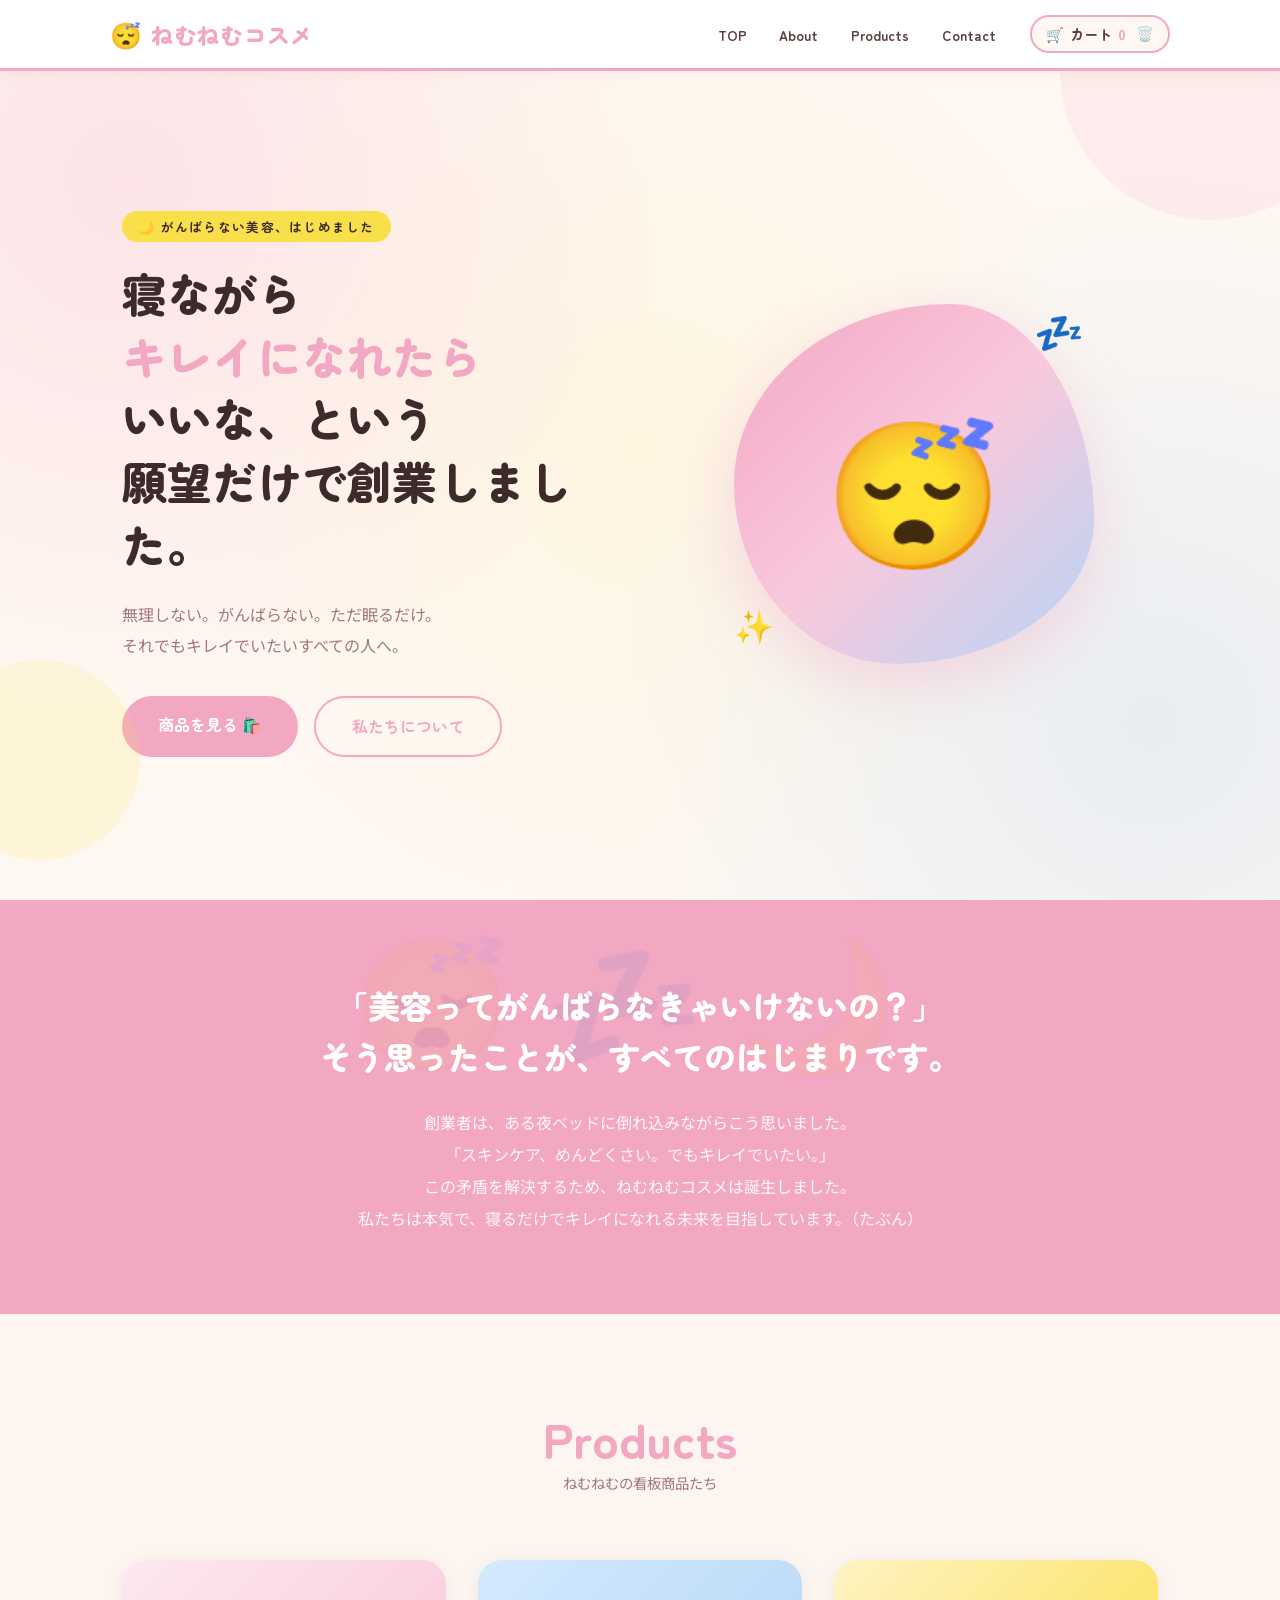
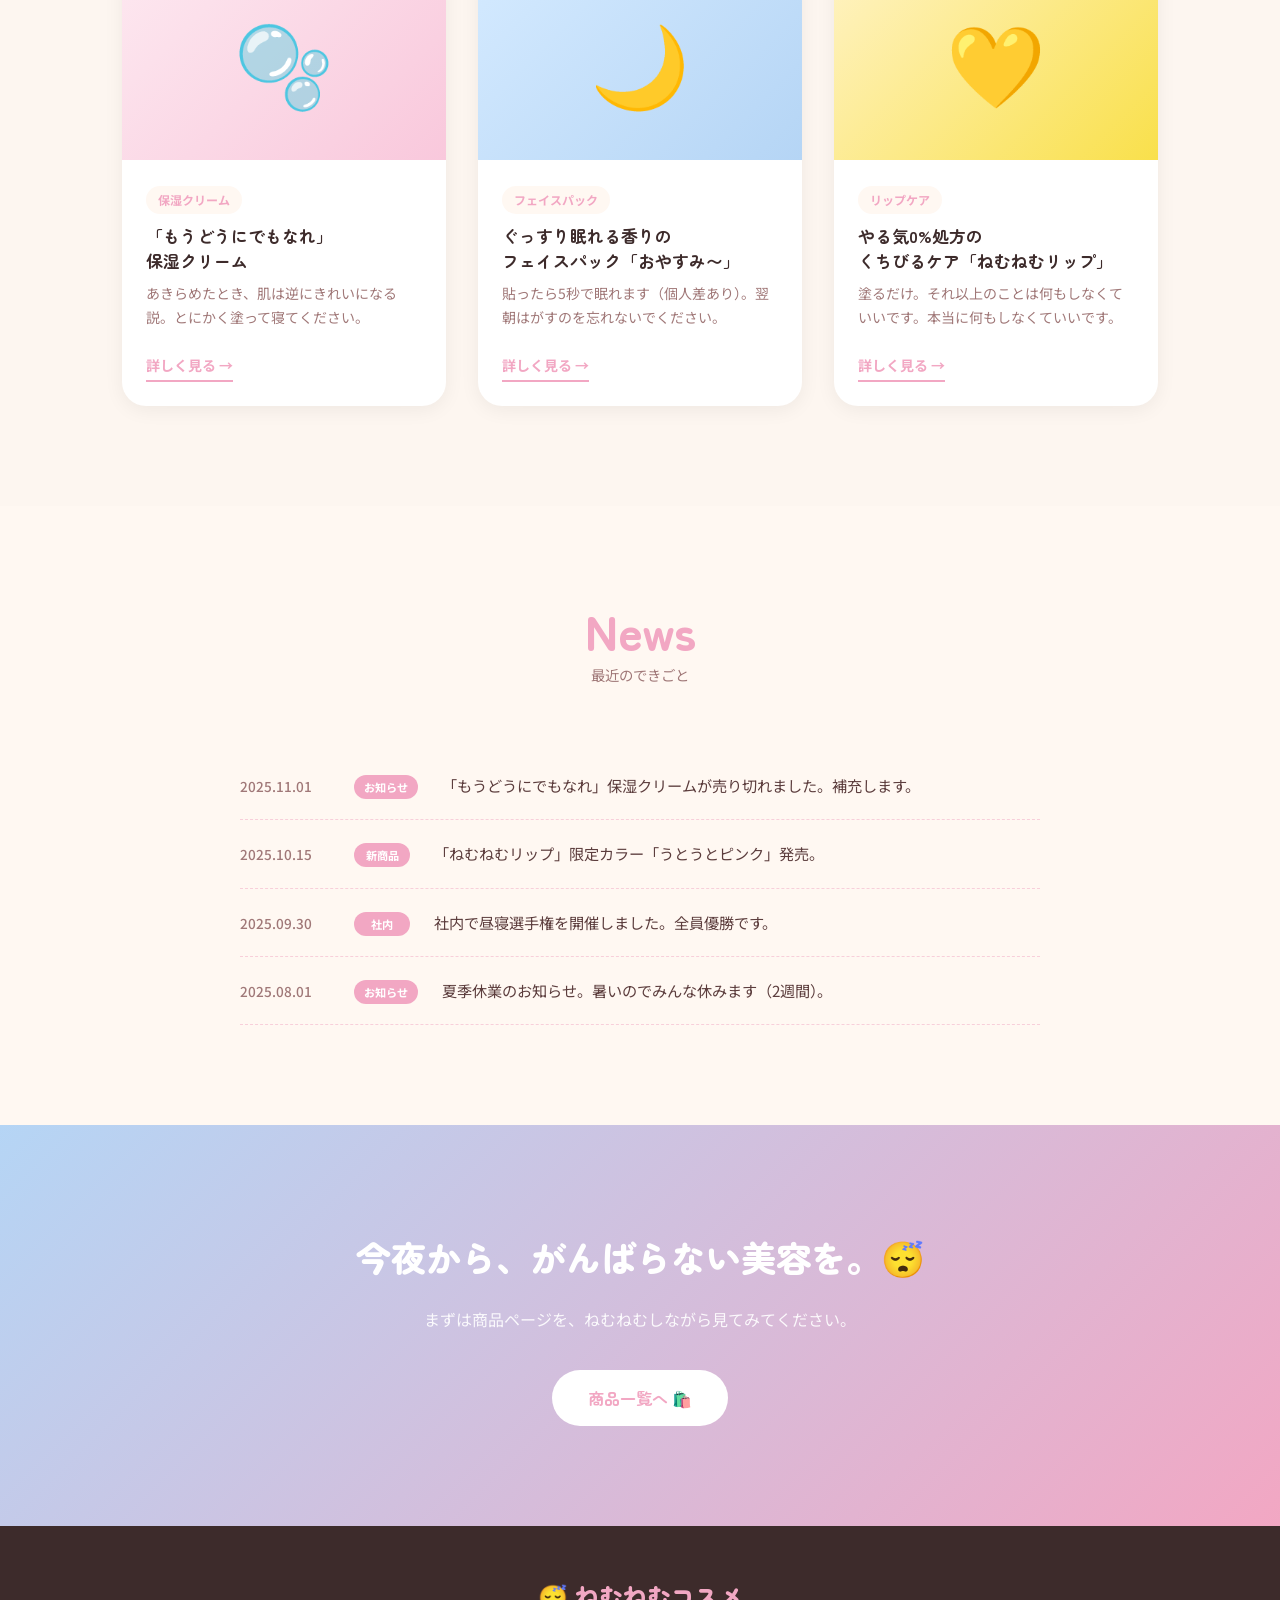
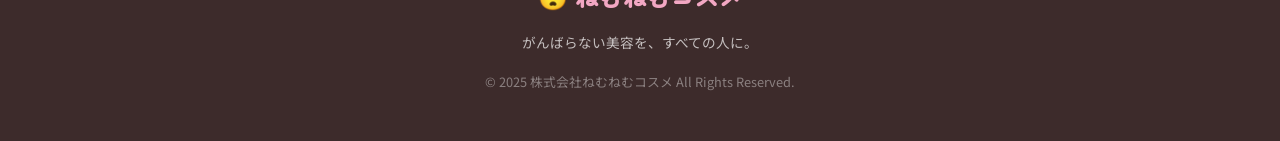
<file: Portfolio-01/works/nemunemucosmetics/index.html>
<!DOCTYPE html>
<html lang="ja">
<head>
  <meta charset="UTF-8">
  <meta name="viewport" content="width=device-width, initial-scale=1.0">
  <title>株式会社ねむねむコスメ | 寝ながらキレイになれたらいいな</title>
  <meta name="description" content="がんばらない美容を、すべての人に。株式会社ねむねむコスメ公式サイト。">
  <link rel="preconnect" href="https://fonts.googleapis.com">
  <link rel="preconnect" href="https://fonts.gstatic.com" crossorigin>
  <link href="https://fonts.googleapis.com/css2?family=Zen+Maru+Gothic:wght@400;500;700;900&family=Noto+Sans+JP:wght@400;500;700&display=swap" rel="stylesheet">
  <link rel="stylesheet" href="./assets/css/style.css">
  <style>
    /* ---- Hero ---- */
    .hero {
      min-height: 100vh;
      padding-top: 68px;
      background-color: var(--color-cream);
      background-image:
        radial-gradient(circle at 10% 20%, rgba(242,167,195,0.25) 0%, transparent 40%),
        radial-gradient(circle at 90% 80%, rgba(181,213,245,0.3) 0%, transparent 40%),
        radial-gradient(circle at 50% 50%, rgba(249,224,75,0.1) 0%, transparent 60%);
      display: flex;
      align-items: center;
      position: relative;
      overflow: hidden;
    }

    .hero-inner {
      max-width: 1100px;
      margin: 0 auto;
      padding: 80px 32px;
      display: grid;
      grid-template-columns: 1fr 1fr;
      gap: 60px;
      align-items: center;
    }

    .hero-text .eyebrow {
      display: inline-block;
      background-color: var(--color-accent);
      color: var(--color-dark);
      font-family: var(--font-title);
      font-weight: 700;
      font-size: 0.8rem;
      padding: 4px 16px;
      border-radius: 20px;
      margin-bottom: 20px;
      letter-spacing: 0.1em;
    }

    .hero-text h1 {
      font-family: var(--font-title);
      font-weight: 900;
      font-size: 2.8rem;
      line-height: 1.4;
      color: var(--color-dark);
      margin-bottom: 24px;
    }

    .hero-text h1 .accent {
      color: var(--color-primary);
      position: relative;
    }

    .hero-text h1 .accent::after {
      content: "";
      position: absolute;
      bottom: 0;
      left: 0;
      width: 100%;
      height: 8px;
      background-color: var(--color-accent);
      opacity: 0.5;
      border-radius: 4px;
      z-index: -1;
    }

    .hero-text .lead {
      font-size: 1rem;
      color: var(--color-text-light);
      margin-bottom: 36px;
      line-height: 1.9;
    }

    .hero-buttons {
      display: flex;
      gap: 16px;
      flex-wrap: wrap;
    }

    .hero-visual {
      display: flex;
      justify-content: center;
      align-items: center;
    }

    .hero-illust {
      width: 360px;
      height: 360px;
      background: linear-gradient(135deg, var(--color-primary) 0%, #f9c8dc 50%, var(--color-secondary) 100%);
      border-radius: 60% 40% 55% 45% / 50% 60% 40% 50%;
      display: flex;
      align-items: center;
      justify-content: center;
      font-size: 9rem;
      animation: fuwa-slow 4s ease-in-out infinite;
      box-shadow: 0 20px 60px rgba(242,167,195,0.4);
      position: relative;
    }

    .hero-illust::before {
      content: "💤";
      position: absolute;
      top: -10px;
      right: 10px;
      font-size: 2.5rem;
      animation: fuwa 2s ease-in-out infinite;
    }

    .hero-illust::after {
      content: "✨";
      position: absolute;
      bottom: 10px;
      left: 0px;
      font-size: 2rem;
      animation: fuwa 2.5s ease-in-out infinite 0.5s;
    }

    .hero-deco {
      position: absolute;
      border-radius: 50%;
      opacity: 0.15;
      pointer-events: none;
    }

    .hero-deco-1 {
      width: 300px;
      height: 300px;
      background-color: var(--color-primary);
      top: -80px;
      right: -80px;
    }

    .hero-deco-2 {
      width: 200px;
      height: 200px;
      background-color: var(--color-accent);
      bottom: 40px;
      left: -60px;
    }

    /* ---- コンセプト ---- */
    .concept {
      background-color: var(--color-primary);
      padding: 80px 32px;
      text-align: center;
      position: relative;
      overflow: hidden;
    }

    .concept::before {
      content: "😴💤🌙";
      position: absolute;
      font-size: 8rem;
      opacity: 0.08;
      top: -20px;
      left: 50%;
      transform: translateX(-50%);
      white-space: nowrap;
      letter-spacing: 2rem;
    }

    .concept-inner {
      max-width: 800px;
      margin: 0 auto;
      position: relative;
    }

    .concept h2 {
      font-family: var(--font-title);
      font-weight: 900;
      font-size: 2rem;
      color: var(--color-white);
      margin-bottom: 24px;
      line-height: 1.6;
    }

    .concept p {
      color: rgba(255,255,255,0.9);
      font-size: 1rem;
      line-height: 2;
    }

    /* ---- 商品 ---- */
    .products {
      background-color: var(--color-bg);
    }

    .products-grid {
      display: grid;
      grid-template-columns: repeat(3, 1fr);
      gap: 32px;
    }

    .product-card {
      background-color: var(--color-white);
      border-radius: 24px;
      overflow: hidden;
      box-shadow: 0 4px 20px rgba(0,0,0,0.06);
      transition: transform 0.3s, box-shadow 0.3s;
    }

    .product-card:hover {
      transform: translateY(-8px);
      box-shadow: 0 16px 40px rgba(242,167,195,0.25);
    }

    .product-thumb {
      height: 200px;
      display: flex;
      align-items: center;
      justify-content: center;
      font-size: 5rem;
    }

    .product-thumb-1 { background: linear-gradient(135deg, #fde8f0, #f9c8dc); }
    .product-thumb-2 { background: linear-gradient(135deg, #d4eaff, #b5d5f5); }
    .product-thumb-3 { background: linear-gradient(135deg, #fff3c4, #f9e04b); }

    .product-body {
      padding: 24px;
    }

    .product-tag {
      display: inline-block;
      background-color: var(--color-cream);
      color: var(--color-primary);
      font-size: 0.75rem;
      font-weight: 700;
      padding: 3px 12px;
      border-radius: 20px;
      margin-bottom: 10px;
    }

    .product-name {
      font-family: var(--font-title);
      font-weight: 700;
      font-size: 1.05rem;
      color: var(--color-dark);
      margin-bottom: 8px;
      line-height: 1.5;
    }

    .product-desc {
      font-size: 0.875rem;
      color: var(--color-text-light);
      line-height: 1.7;
      margin-bottom: 20px;
    }

    .product-link {
      display: inline-block;
      font-size: 0.875rem;
      font-weight: 700;
      color: var(--color-primary);
      border-bottom: 2px solid var(--color-primary);
      padding-bottom: 2px;
      transition: gap 0.3s;
    }

    /* ---- お知らせ ---- */
    .news {
      background-color: var(--color-cream);
    }

    .news-list {
      max-width: 800px;
      margin: 0 auto;
    }

    .news-item {
      display: flex;
      gap: 24px;
      align-items: baseline;
      padding: 20px 0;
      border-bottom: 1px dashed rgba(242,167,195,0.5);
    }

    .news-date {
      font-size: 0.85rem;
      color: var(--color-text-light);
      min-width: 90px;
      font-weight: 500;
    }

    .news-tag {
      background-color: var(--color-primary);
      color: white;
      font-size: 0.7rem;
      font-weight: 700;
      padding: 2px 10px;
      border-radius: 20px;
      min-width: 56px;
      text-align: center;
    }

    .news-text {
      font-size: 0.95rem;
      color: var(--color-text);
    }

    /* ---- CTA ---- */
    .cta {
      background: linear-gradient(135deg, var(--color-secondary) 0%, var(--color-primary) 100%);
      padding: 100px 32px;
      text-align: center;
    }

    .cta h2 {
      font-family: var(--font-title);
      font-weight: 900;
      font-size: 2.2rem;
      color: var(--color-white);
      margin-bottom: 16px;
    }

    .cta p {
      color: rgba(255,255,255,0.9);
      margin-bottom: 36px;
      font-size: 1rem;
    }

    @media (max-width: 768px) {
      .hero-inner {
        grid-template-columns: 1fr;
        text-align: center;
        gap: 40px;
      }
      .hero-text h1 { font-size: 2rem; }
      .hero-buttons { justify-content: center; }
      .hero-illust { width: 260px; height: 260px; font-size: 6rem; }
      .products-grid { grid-template-columns: 1fr; }
      .news-item { flex-wrap: wrap; gap: 8px; }
    }
  </style>
</head>
<body>

  <header class="site-header">
<div class="header-inner">
  <div class="site-logo">
    <span class="logo-emoji">😴</span>
    ねむねむコスメ
  </div>

  <!-- ハンバーガーボタン（スマホのみ表示） -->
  <button type="button" id="js-nemu-drawer-btn" class="nemu-menu-btn">
    <span class="nemu-menu-btn__bar"></span>
    <span class="nemu-menu-btn__bar"></span>
    <span class="nemu-menu-btn__bar"></span>
  </button>

  <!-- ナビ＋カート -->
  <div id="js-nemu-drawer" class="header-drawer">
    <nav class="global-nav">
      <ul>
        <li><a href="./index.html">TOP</a></li>
        <li><a href="./about.html">About</a></li>
        <li><a href="./products.html">Products</a></li>
        <li><a href="./contact.html">Contact</a></li>
      </ul>
    </nav>
    <div class="cart-icon-wrap">
      🛒 <span>カート</span><span id="js-cart-count" class="cart-count">0</span>
      <button type="button" id="js-cart-reset" class="cart-reset-btn">🗑️</button>
    </div>
  </div>
</div>  </header>

  <main>

    <!-- Hero -->
    <section class="hero">
      <div class="hero-deco hero-deco-1"></div>
      <div class="hero-deco hero-deco-2"></div>
      <div class="hero-inner">
        <div class="hero-text">
          <span class="eyebrow">🌙 がんばらない美容、はじめました</span>
          <h1>寝ながら<br><span class="accent">キレイになれたら</span><br>いいな、という<br>願望だけで創業しました。</h1>
          <p class="lead">無理しない。がんばらない。ただ眠るだけ。<br>それでもキレイでいたいすべての人へ。</p>
          <div class="hero-buttons">
            <a href="./products.html" class="btn btn-primary">商品を見る 🛍️</a>
            <a href="./about.html" class="btn btn-outline">私たちについて</a>
          </div>
        </div>
        <div class="hero-visual">
          <div class="hero-illust">😴</div>
        </div>
      </div>
    </section>

    <!-- コンセプト -->
    <section class="concept">
      <div class="concept-inner fade-up">
        <h2>「美容ってがんばらなきゃいけないの？」<br>そう思ったことが、すべてのはじまりです。</h2>
        <p>創業者は、ある夜ベッドに倒れ込みながらこう思いました。<br>「スキンケア、めんどくさい。でもキレイでいたい。」<br>この矛盾を解決するため、ねむねむコスメは誕生しました。<br>私たちは本気で、寝るだけでキレイになれる未来を目指しています。（たぶん）</p>
      </div>
    </section>

    <!-- 商品 -->
    <section class="section products">
      <div class="section-inner">
        <div class="section-heading fade-up">
          <span class="en">Products</span>
          <span class="ja">ねむねむの看板商品たち</span>
        </div>
        <div class="products-grid">

          <div class="product-card fade-up">
            <div class="product-thumb product-thumb-1">🫧</div>
            <div class="product-body">
              <span class="product-tag">保湿クリーム</span>
              <h3 class="product-name">「もうどうにでもなれ」<br>保湿クリーム</h3>
              <p class="product-desc">あきらめたとき、肌は逆にきれいになる説。とにかく塗って寝てください。</p>
              <a href="./products.html" class="product-link">詳しく見る →</a>
            </div>
          </div>

          <div class="product-card fade-up">
            <div class="product-thumb product-thumb-2">🌙</div>
            <div class="product-body">
              <span class="product-tag">フェイスパック</span>
              <h3 class="product-name">ぐっすり眠れる香りの<br>フェイスパック「おやすみ〜」</h3>
              <p class="product-desc">貼ったら5秒で眠れます（個人差あり）。翌朝はがすのを忘れないでください。</p>
              <a href="./products.html" class="product-link">詳しく見る →</a>
            </div>
          </div>

          <div class="product-card fade-up">
            <div class="product-thumb product-thumb-3">💛</div>
            <div class="product-body">
              <span class="product-tag">リップケア</span>
              <h3 class="product-name">やる気0%処方の<br>くちびるケア「ねむねむリップ」</h3>
              <p class="product-desc">塗るだけ。それ以上のことは何もしなくていいです。本当に何もしなくていいです。</p>
              <a href="./products.html" class="product-link">詳しく見る →</a>
            </div>
          </div>

        </div>
      </div>
    </section>

    <!-- お知らせ -->
    <section class="section news">
      <div class="section-inner">
        <div class="section-heading fade-up">
          <span class="en">News</span>
          <span class="ja">最近のできごと</span>
        </div>
        <ul class="news-list">
          <li class="news-item fade-up">
            <span class="news-date">2025.11.01</span>
            <span class="news-tag">お知らせ</span>
            <span class="news-text">「もうどうにでもなれ」保湿クリームが売り切れました。補充します。</span>
          </li>
          <li class="news-item fade-up">
            <span class="news-date">2025.10.15</span>
            <span class="news-tag">新商品</span>
            <span class="news-text">「ねむねむリップ」限定カラー「うとうとピンク」発売。</span>
          </li>
          <li class="news-item fade-up">
            <span class="news-date">2025.09.30</span>
            <span class="news-tag">社内</span>
            <span class="news-text">社内で昼寝選手権を開催しました。全員優勝です。</span>
          </li>
          <li class="news-item fade-up">
            <span class="news-date">2025.08.01</span>
            <span class="news-tag">お知らせ</span>
            <span class="news-text">夏季休業のお知らせ。暑いのでみんな休みます（2週間）。</span>
          </li>
        </ul>
      </div>
    </section>

    <!-- CTA -->
    <section class="cta">
      <div class="fade-up">
        <h2>今夜から、がんばらない美容を。😴</h2>
        <p>まずは商品ページを、ねむねむしながら見てみてください。</p>
        <a href="./products.html" class="btn btn-primary" style="background:white; color:var(--color-primary);">商品一覧へ 🛍️</a>
      </div>
    </section>

  </main>

  <footer class="site-footer">
    <div class="footer-logo">😴 ねむねむコスメ</div>
    <p>がんばらない美容を、すべての人に。</p>
    <p class="footer-copy">© 2025 株式会社ねむねむコスメ All Rights Reserved.</p>
  </footer>

  <script src="./assets/js/main.js" defer></script>
</body>
</html>
</file>
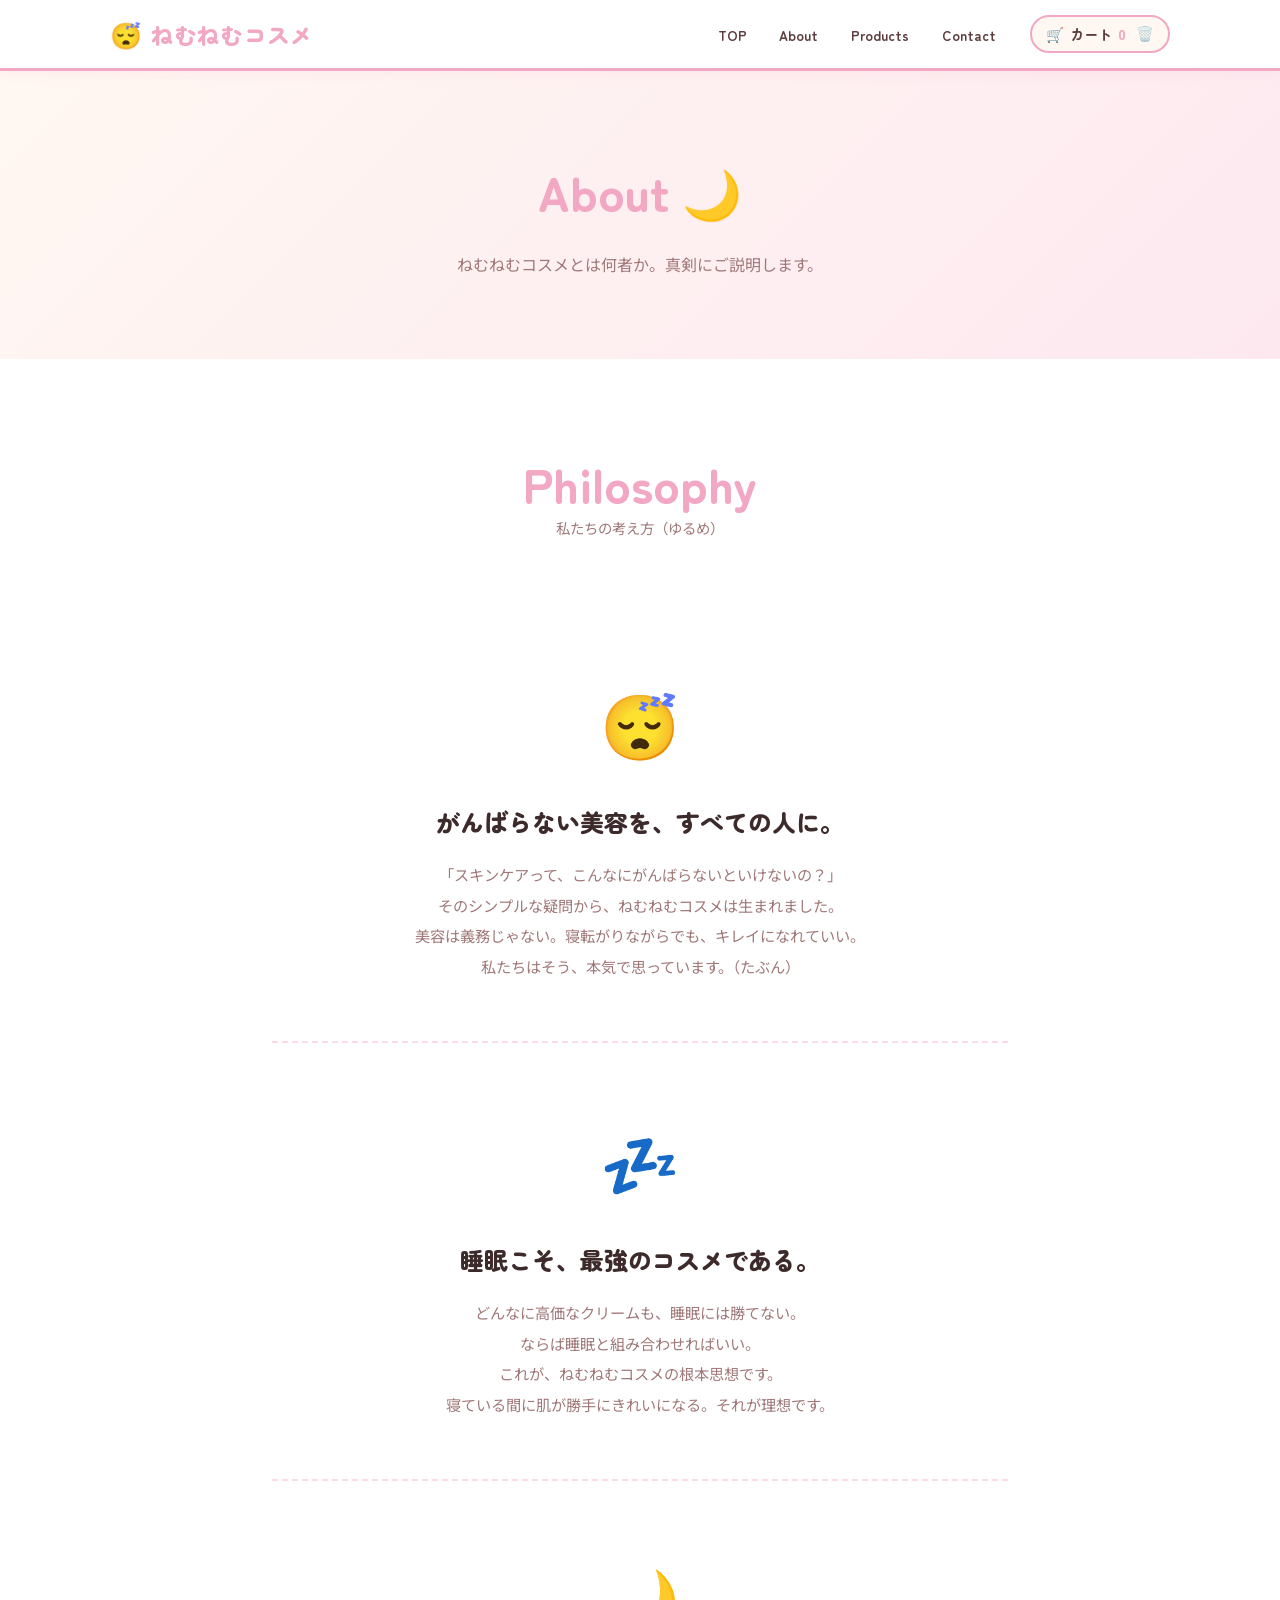
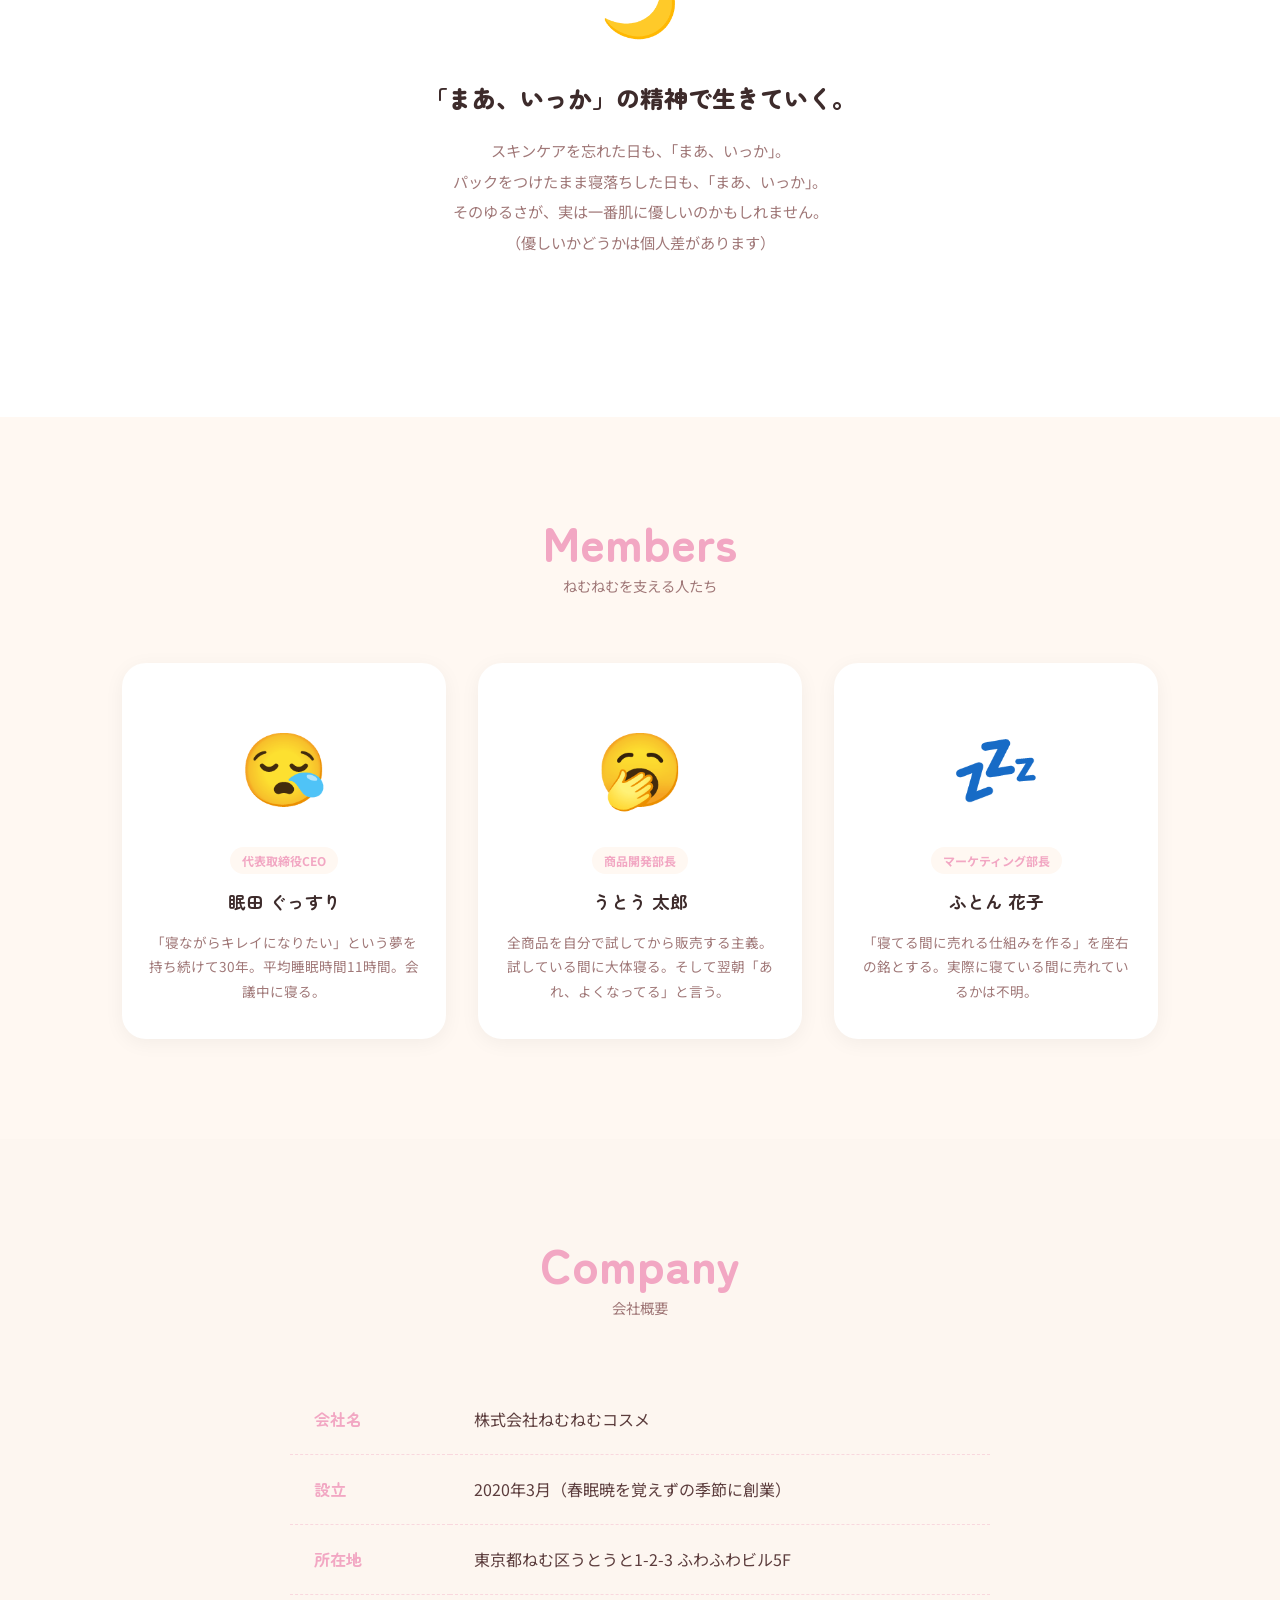
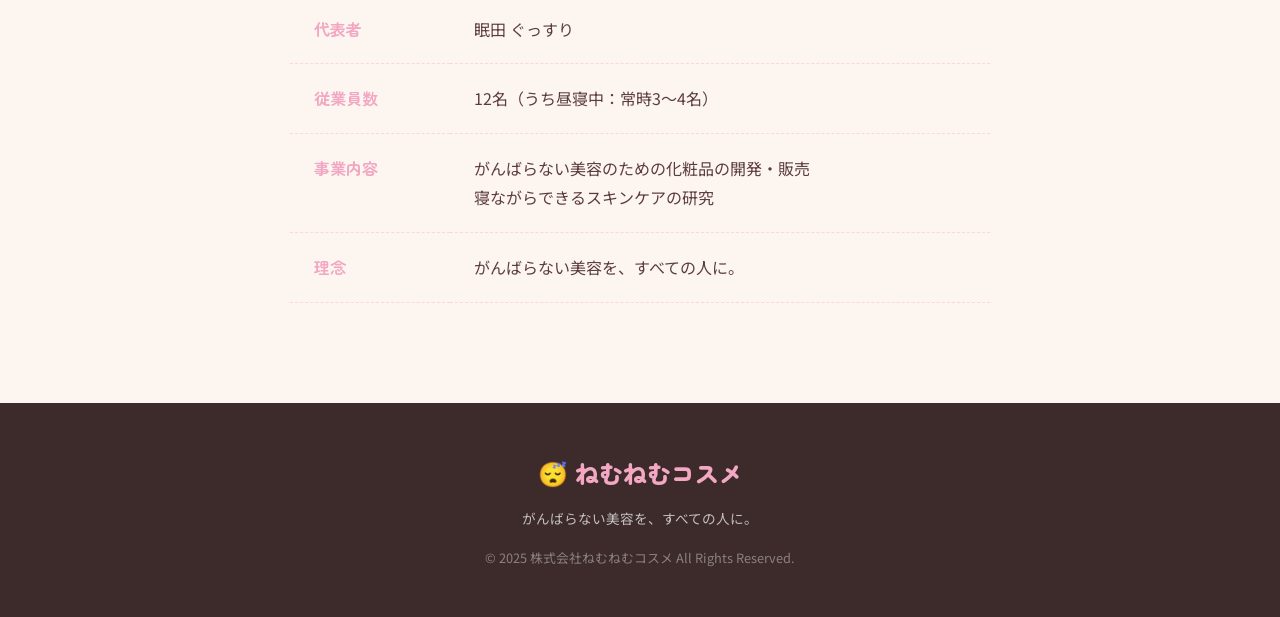
<file: Portfolio-01/works/nemunemucosmetics/about.html>
<!DOCTYPE html>
<html lang="ja">
<head>
  <meta charset="UTF-8">
  <meta name="viewport" content="width=device-width, initial-scale=1.0">
  <title>About | 株式会社ねむねむコスメ</title>
  <link rel="preconnect" href="https://fonts.googleapis.com">
  <link rel="preconnect" href="https://fonts.gstatic.com" crossorigin>
  <link href="https://fonts.googleapis.com/css2?family=Zen+Maru+Gothic:wght@400;500;700;900&family=Noto+Sans+JP:wght@400;500;700&display=swap" rel="stylesheet">
  <link rel="stylesheet" href="./assets/css/style.css">
  <style>
    .page-hero {
      padding-top: 68px;
      background: linear-gradient(135deg, var(--color-cream) 0%, #fde8f0 100%);
      text-align: center;
      padding-bottom: 80px;
    }
    .page-hero-inner {
      max-width: 800px;
      margin: 0 auto;
      padding: 80px 32px 0;
    }
    .page-hero h1 {
      font-family: var(--font-title);
      font-weight: 900;
      font-size: 3rem;
      color: var(--color-primary);
      margin-bottom: 16px;
    }
    .page-hero p {
      color: var(--color-text-light);
      font-size: 1rem;
    }

    /* ---- 理念 ---- */
    .philosophy {
      background-color: var(--color-white);
    }
    .philosophy-inner {
      max-width: 800px;
      margin: 0 auto;
      padding: 0 32px;
    }
    .philosophy-block {
      text-align: center;
      padding: 60px 0;
      border-bottom: 2px dashed rgba(242,167,195,0.4);
    }
    .philosophy-block:last-child {
      border-bottom: none;
    }
    .philosophy-block .icon {
      font-size: 4rem;
      display: block;
      margin-bottom: 20px;
      animation: fuwa 3s ease-in-out infinite;
    }
    .philosophy-block h3 {
      font-family: var(--font-title);
      font-weight: 900;
      font-size: 1.5rem;
      color: var(--color-dark);
      margin-bottom: 16px;
    }
    .philosophy-block p {
      color: var(--color-text-light);
      line-height: 2;
      font-size: 0.95rem;
    }

    /* ---- 会社概要 ---- */
    .company {
      background-color: var(--color-bg);
    }
    .company-table {
      max-width: 700px;
      margin: 0 auto;
      width: 100%;
      border-collapse: collapse;
    }
    .company-table tr {
      border-bottom: 1px dashed rgba(242,167,195,0.4);
    }
    .company-table th {
      padding: 20px 24px;
      text-align: left;
      font-family: var(--font-title);
      font-weight: 700;
      color: var(--color-primary);
      width: 160px;
      vertical-align: top;
    }
    .company-table td {
      padding: 20px 24px;
      color: var(--color-text);
      line-height: 1.8;
    }

    /* ---- メンバー ---- */
    .members {
      background-color: var(--color-cream);
    }
    .members-grid {
      display: grid;
      grid-template-columns: repeat(3, 1fr);
      gap: 32px;
    }
    .member-card {
      background-color: var(--color-white);
      border-radius: 24px;
      padding: 36px 24px;
      text-align: center;
      box-shadow: 0 4px 20px rgba(0,0,0,0.05);
      transition: transform 0.3s;
    }
    .member-card:hover {
      transform: translateY(-6px);
    }
    .member-avatar {
      font-size: 4.5rem;
      display: block;
      margin-bottom: 16px;
      animation: fuwa 3s ease-in-out infinite;
    }
    .member-card:nth-child(2) .member-avatar { animation-delay: 0.5s; }
    .member-card:nth-child(3) .member-avatar { animation-delay: 1s; }
    .member-role {
      font-size: 0.75rem;
      color: var(--color-primary);
      font-weight: 700;
      background-color: var(--color-cream);
      padding: 3px 12px;
      border-radius: 20px;
      display: inline-block;
      margin-bottom: 12px;
    }
    .member-name {
      font-family: var(--font-title);
      font-weight: 700;
      font-size: 1.1rem;
      color: var(--color-dark);
      margin-bottom: 12px;
    }
    .member-desc {
      font-size: 0.85rem;
      color: var(--color-text-light);
      line-height: 1.8;
    }

    @media (max-width: 768px) {
      .page-hero h1 { font-size: 2.2rem; }
      .members-grid { grid-template-columns: 1fr; }
      .company-table th { width: 100px; }
    }
  </style>
</head>
<body>

  <header class="site-header">
<div class="header-inner">
  <div class="site-logo">
    <span class="logo-emoji">😴</span>
    ねむねむコスメ
  </div>

  <!-- ハンバーガーボタン（スマホのみ表示） -->
  <button type="button" id="js-nemu-drawer-btn" class="nemu-menu-btn">
    <span class="nemu-menu-btn__bar"></span>
    <span class="nemu-menu-btn__bar"></span>
    <span class="nemu-menu-btn__bar"></span>
  </button>

  <!-- ナビ＋カート -->
  <div id="js-nemu-drawer" class="header-drawer">
    <nav class="global-nav">
      <ul>
        <li><a href="./index.html">TOP</a></li>
        <li><a href="./about.html">About</a></li>
        <li><a href="./products.html">Products</a></li>
        <li><a href="./contact.html">Contact</a></li>
      </ul>
    </nav>
    <div class="cart-icon-wrap">
      🛒 <span>カート</span><span id="js-cart-count" class="cart-count">0</span>
      <button type="button" id="js-cart-reset" class="cart-reset-btn">🗑️</button>
    </div>
  </div>
</div>  </header>

  <main>

    <section class="page-hero">
      <div class="page-hero-inner fade-up">
        <h1>About 🌙</h1>
        <p>ねむねむコスメとは何者か。真剣にご説明します。</p>
      </div>
    </section>

    <!-- 理念 -->
    <section class="section philosophy">
      <div class="section-inner">
        <div class="section-heading fade-up">
          <span class="en">Philosophy</span>
          <span class="ja">私たちの考え方（ゆるめ）</span>
        </div>
        <div class="philosophy-inner">
          <div class="philosophy-block fade-up">
            <span class="icon">😴</span>
            <h3>がんばらない美容を、すべての人に。</h3>
            <p>「スキンケアって、こんなにがんばらないといけないの？」<br>そのシンプルな疑問から、ねむねむコスメは生まれました。<br>美容は義務じゃない。寝転がりながらでも、キレイになれていい。<br>私たちはそう、本気で思っています。（たぶん）</p>
          </div>
          <div class="philosophy-block fade-up">
            <span class="icon">💤</span>
            <h3>睡眠こそ、最強のコスメである。</h3>
            <p>どんなに高価なクリームも、睡眠には勝てない。<br>ならば睡眠と組み合わせればいい。<br>これが、ねむねむコスメの根本思想です。<br>寝ている間に肌が勝手にきれいになる。それが理想です。</p>
          </div>
          <div class="philosophy-block fade-up">
            <span class="icon">🌙</span>
            <h3>「まあ、いっか」の精神で生きていく。</h3>
            <p>スキンケアを忘れた日も、「まあ、いっか」。<br>パックをつけたまま寝落ちした日も、「まあ、いっか」。<br>そのゆるさが、実は一番肌に優しいのかもしれません。<br>（優しいかどうかは個人差があります）</p>
          </div>
        </div>
      </div>
    </section>

    <!-- メンバー -->
    <section class="section members">
      <div class="section-inner">
        <div class="section-heading fade-up">
          <span class="en">Members</span>
          <span class="ja">ねむねむを支える人たち</span>
        </div>
        <div class="members-grid">
          <div class="member-card fade-up">
            <span class="member-avatar">😪</span>
            <span class="member-role">代表取締役CEO</span>
            <h3 class="member-name">眠田 ぐっすり</h3>
            <p class="member-desc">「寝ながらキレイになりたい」という夢を持ち続けて30年。平均睡眠時間11時間。会議中に寝る。</p>
          </div>
          <div class="member-card fade-up">
            <span class="member-avatar">🥱</span>
            <span class="member-role">商品開発部長</span>
            <h3 class="member-name">うとう 太郎</h3>
            <p class="member-desc">全商品を自分で試してから販売する主義。試している間に大体寝る。そして翌朝「あれ、よくなってる」と言う。</p>
          </div>
          <div class="member-card fade-up">
            <span class="member-avatar">💤</span>
            <span class="member-role">マーケティング部長</span>
            <h3 class="member-name">ふとん 花子</h3>
            <p class="member-desc">「寝てる間に売れる仕組みを作る」を座右の銘とする。実際に寝ている間に売れているかは不明。</p>
          </div>
        </div>
      </div>
    </section>

    <!-- 会社概要 -->
    <section class="section company">
      <div class="section-inner">
        <div class="section-heading fade-up">
          <span class="en">Company</span>
          <span class="ja">会社概要</span>
        </div>
        <div class="fade-up">
          <table class="company-table">
            <tr>
              <th>会社名</th>
              <td>株式会社ねむねむコスメ</td>
            </tr>
            <tr>
              <th>設立</th>
              <td>2020年3月（春眠暁を覚えずの季節に創業）</td>
            </tr>
            <tr>
              <th>所在地</th>
              <td>東京都ねむ区うとうと1-2-3 ふわふわビル5F</td>
            </tr>
            <tr>
              <th>代表者</th>
              <td>眠田 ぐっすり</td>
            </tr>
            <tr>
              <th>従業員数</th>
              <td>12名（うち昼寝中：常時3〜4名）</td>
            </tr>
            <tr>
              <th>事業内容</th>
              <td>がんばらない美容のための化粧品の開発・販売<br>寝ながらできるスキンケアの研究</td>
            </tr>
            <tr>
              <th>理念</th>
              <td>がんばらない美容を、すべての人に。</td>
            </tr>
          </table>
        </div>
      </div>
    </section>

  </main>

  <footer class="site-footer">
    <div class="footer-logo">😴 ねむねむコスメ</div>
    <p>がんばらない美容を、すべての人に。</p>
    <p class="footer-copy">© 2025 株式会社ねむねむコスメ All Rights Reserved.</p>
  </footer>

  <script src="./assets/js/main.js" defer></script>
</body>
</html>
</file>
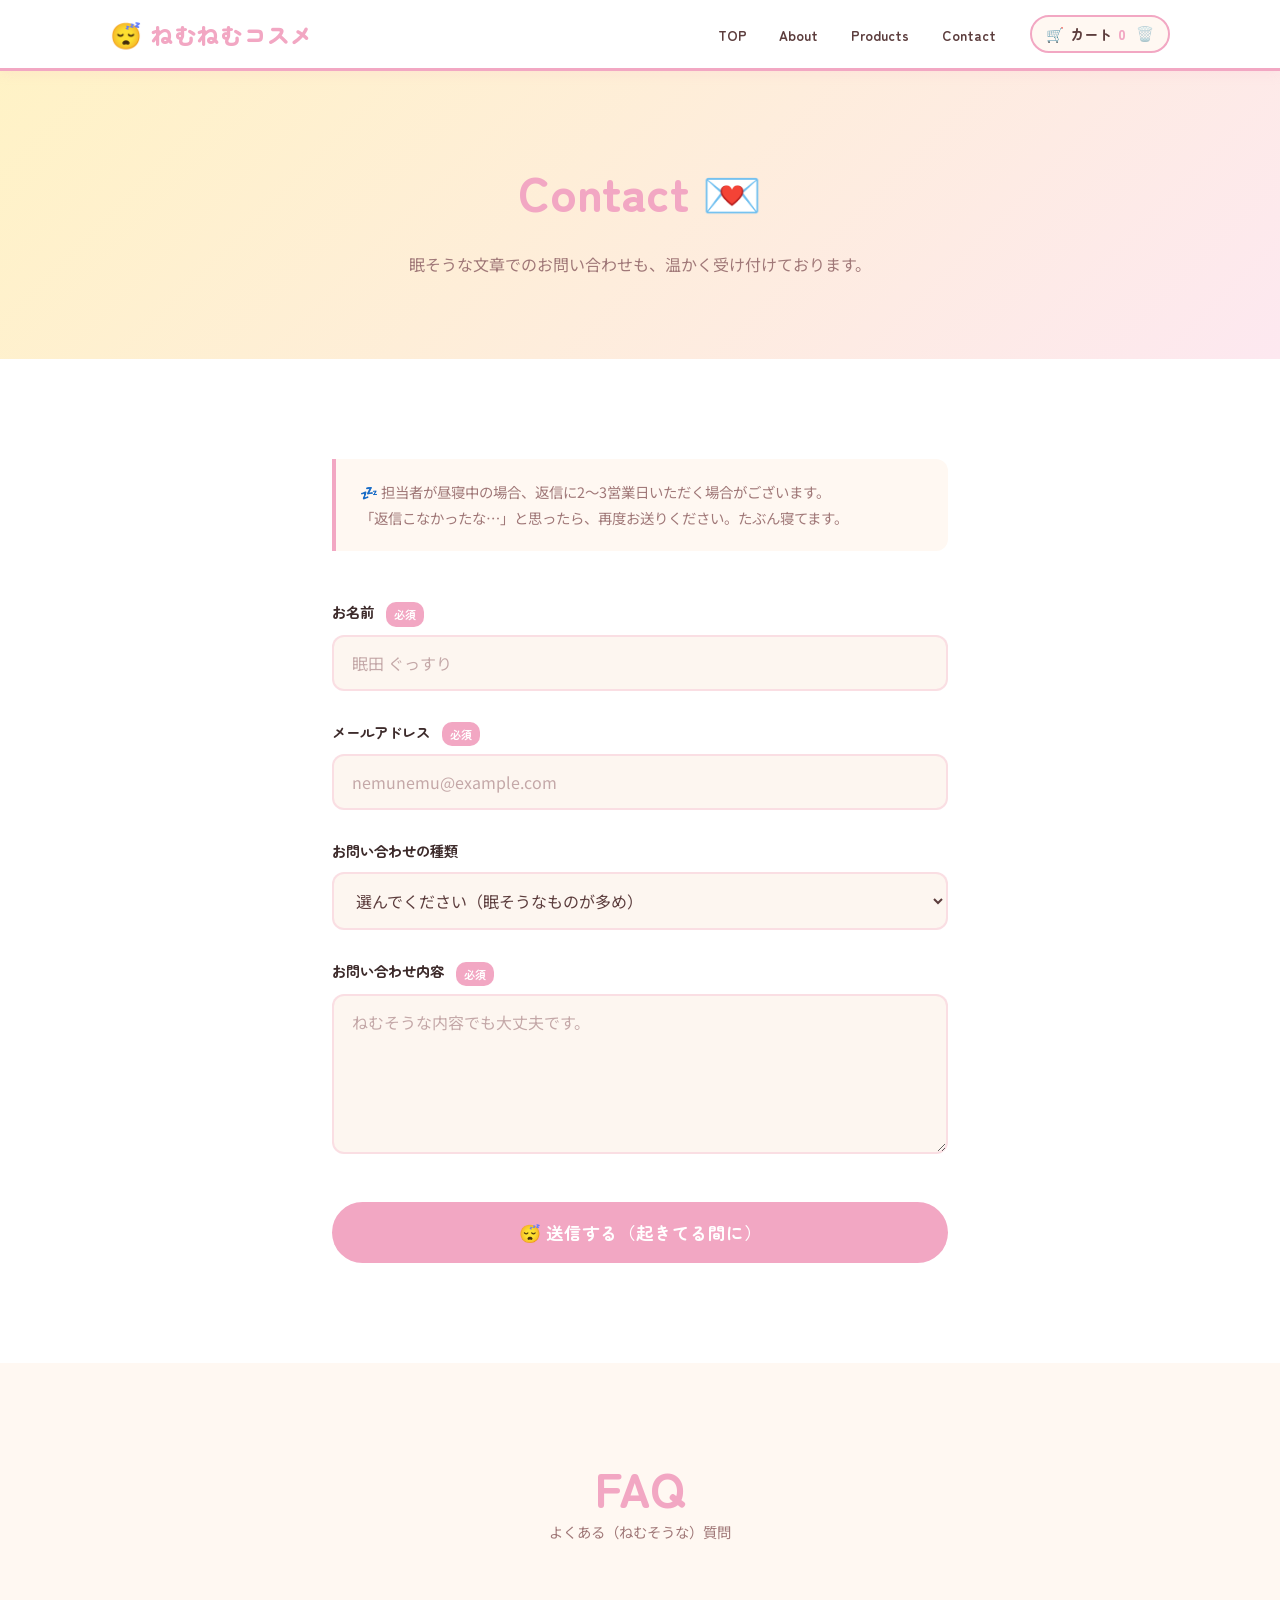
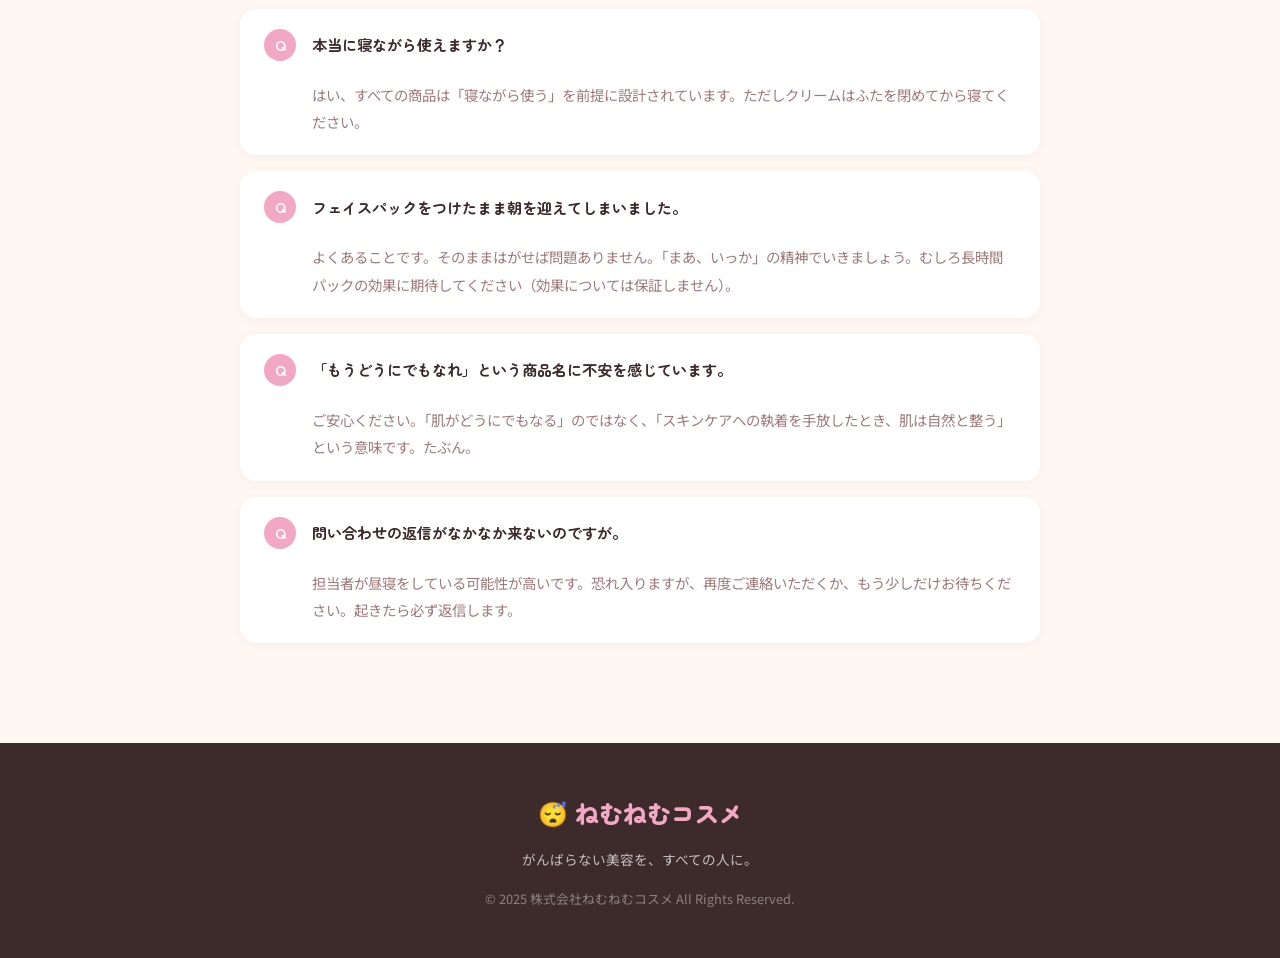
<file: Portfolio-01/works/nemunemucosmetics/contact.html>
<!DOCTYPE html>
<html lang="ja">
<head>
  <meta charset="UTF-8">
  <meta name="viewport" content="width=device-width, initial-scale=1.0">
  <title>Contact | 株式会社ねむねむコスメ</title>
  <link rel="preconnect" href="https://fonts.googleapis.com">
  <link rel="preconnect" href="https://fonts.gstatic.com" crossorigin>
  <link href="https://fonts.googleapis.com/css2?family=Zen+Maru+Gothic:wght@400;500;700;900&family=Noto+Sans+JP:wght@400;500;700&display=swap" rel="stylesheet">
  <link rel="stylesheet" href="./assets/css/style.css">
  <style>
    .page-hero {
      padding-top: 68px;
      background: linear-gradient(135deg, #fff3c4 0%, #fde8f0 100%);
      text-align: center;
      padding-bottom: 80px;
    }
    .page-hero-inner {
      max-width: 800px;
      margin: 0 auto;
      padding: 80px 32px 0;
    }
    .page-hero h1 {
      font-family: var(--font-title);
      font-weight: 900;
      font-size: 3rem;
      color: var(--color-primary);
      margin-bottom: 16px;
    }
    .page-hero p {
      color: var(--color-text-light);
    }

    /* ---- フォームエリア ---- */
    .contact-section {
      background-color: var(--color-white);
      padding: 100px 0;
    }

    .contact-wrap {
      max-width: 680px;
      margin: 0 auto;
      padding: 0 32px;
    }

    .contact-note {
      background-color: var(--color-cream);
      border-left: 4px solid var(--color-primary);
      border-radius: 0 12px 12px 0;
      padding: 20px 24px;
      margin-bottom: 48px;
      font-size: 0.9rem;
      color: var(--color-text-light);
      line-height: 1.8;
    }

    .form-field {
      margin-bottom: 28px;
    }

    .form-label {
      display: block;
      font-family: var(--font-title);
      font-weight: 700;
      font-size: 0.9rem;
      color: var(--color-dark);
      margin-bottom: 8px;
    }

    .form-label .required {
      display: inline-block;
      background-color: var(--color-primary);
      color: white;
      font-size: 0.7rem;
      padding: 2px 8px;
      border-radius: 10px;
      margin-left: 8px;
      vertical-align: middle;
    }

    .form-input,
    .form-textarea,
    .form-select {
      width: 100%;
      padding: 14px 18px;
      border: 2px solid rgba(242,167,195,0.3);
      border-radius: 12px;
      font-family: var(--font-body);
      font-size: 1rem;
      color: var(--color-text);
      background-color: var(--color-bg);
      outline: none;
      transition: border-color 0.3s, background-color 0.3s;
    }

    .form-input:focus,
    .form-textarea:focus,
    .form-select:focus {
      border-color: var(--color-primary);
      background-color: var(--color-white);
    }

    .form-input::placeholder,
    .form-textarea::placeholder {
      color: #c4a8a8;
    }

    .form-textarea {
      height: 160px;
      resize: vertical;
    }

    .form-submit {
      width: 100%;
      padding: 18px;
      background-color: var(--color-primary);
      color: var(--color-white);
      border: none;
      border-radius: 50px;
      font-family: var(--font-title);
      font-weight: 700;
      font-size: 1.1rem;
      cursor: pointer;
      transition: transform 0.2s, box-shadow 0.2s, background-color 0.3s;
      margin-top: 12px;
    }

    .form-submit:hover {
      transform: translateY(-3px);
      box-shadow: 0 8px 24px rgba(242,167,195,0.4);
      background-color: #e891b0;
    }

    .form-submit:active {
      transform: scale(0.98);
    }

    /* ---- FAQ ---- */
    .faq {
      background-color: var(--color-cream);
      padding: 100px 0;
    }

    .faq-list {
      max-width: 800px;
      margin: 0 auto;
      display: flex;
      flex-direction: column;
      gap: 16px;
    }

    .faq-item {
      background-color: var(--color-white);
      border-radius: 16px;
      overflow: hidden;
      box-shadow: 0 2px 12px rgba(0,0,0,0.04);
    }

    .faq-question {
      display: flex;
      align-items: center;
      gap: 16px;
      padding: 20px 24px;
      cursor: pointer;
      font-family: var(--font-title);
      font-weight: 700;
      font-size: 0.95rem;
      color: var(--color-dark);
    }

    .faq-q-icon {
      background-color: var(--color-primary);
      color: white;
      width: 32px;
      height: 32px;
      border-radius: 50%;
      display: flex;
      align-items: center;
      justify-content: center;
      font-size: 0.9rem;
      flex-shrink: 0;
    }

    .faq-answer {
      padding: 0 24px 20px 72px;
      font-size: 0.9rem;
      color: var(--color-text-light);
      line-height: 1.9;
    }

    @media (max-width: 768px) {
      .page-hero h1 { font-size: 2.2rem; }
      .faq-answer { padding-left: 24px; }
    }
  </style>
</head>
<body>

  <header class="site-header">
<div class="header-inner">
  <div class="site-logo">
    <span class="logo-emoji">😴</span>
    ねむねむコスメ
  </div>

  <!-- ハンバーガーボタン（スマホのみ表示） -->
  <button type="button" id="js-nemu-drawer-btn" class="nemu-menu-btn">
    <span class="nemu-menu-btn__bar"></span>
    <span class="nemu-menu-btn__bar"></span>
    <span class="nemu-menu-btn__bar"></span>
  </button>

  <!-- ナビ＋カート -->
  <div id="js-nemu-drawer" class="header-drawer">
    <nav class="global-nav">
      <ul>
        <li><a href="./index.html">TOP</a></li>
        <li><a href="./about.html">About</a></li>
        <li><a href="./products.html">Products</a></li>
        <li><a href="./contact.html">Contact</a></li>
      </ul>
    </nav>
    <div class="cart-icon-wrap">
      🛒 <span>カート</span><span id="js-cart-count" class="cart-count">0</span>
      <button type="button" id="js-cart-reset" class="cart-reset-btn">🗑️</button>
    </div>
  </div>
</div>  </header>

  <main>

    <section class="page-hero">
      <div class="page-hero-inner fade-up">
        <h1>Contact 💌</h1>
        <p>眠そうな文章でのお問い合わせも、温かく受け付けております。</p>
      </div>
    </section>

    <!-- フォーム -->
    <section class="contact-section">
      <div class="contact-wrap fade-up">
        <div class="contact-note">
          💤 担当者が昼寝中の場合、返信に2〜3営業日いただく場合がございます。<br>
          「返信こなかったな…」と思ったら、再度お送りください。たぶん寝てます。
        </div>

        <form onsubmit="return false;">
          <div class="form-field">
            <label class="form-label">お名前 <span class="required">必須</span></label>
            <input type="text" class="form-input" placeholder="眠田 ぐっすり" required>
          </div>

          <div class="form-field">
            <label class="form-label">メールアドレス <span class="required">必須</span></label>
            <input type="email" class="form-input" placeholder="nemunemu@example.com" required>
          </div>

          <div class="form-field">
            <label class="form-label">お問い合わせの種類</label>
            <select class="form-select">
              <option value="">選んでください（眠そうなものが多め）</option>
              <option>商品について</option>
              <option>購入・在庫について</option>
              <option>寝落ちしてパックはがし忘れた件</option>
              <option>その他（なんとなく）</option>
            </select>
          </div>

          <div class="form-field">
            <label class="form-label">お問い合わせ内容 <span class="required">必須</span></label>
            <textarea class="form-textarea" placeholder="ねむそうな内容でも大丈夫です。" required></textarea>
          </div>

          <button type="submit" class="form-submit">😴 送信する（起きてる間に）</button>
        </form>
      </div>
    </section>

    <!-- FAQ -->
    <section class="faq">
      <div class="section-inner">
        <div class="section-heading fade-up">
          <span class="en">FAQ</span>
          <span class="ja">よくある（ねむそうな）質問</span>
        </div>
        <ul class="faq-list">
          <li class="faq-item fade-up">
            <div class="faq-question">
              <span class="faq-q-icon">Q</span>
              本当に寝ながら使えますか？
            </div>
            <p class="faq-answer">はい、すべての商品は「寝ながら使う」を前提に設計されています。ただしクリームはふたを閉めてから寝てください。</p>
          </li>
          <li class="faq-item fade-up">
            <div class="faq-question">
              <span class="faq-q-icon">Q</span>
              フェイスパックをつけたまま朝を迎えてしまいました。
            </div>
            <p class="faq-answer">よくあることです。そのままはがせば問題ありません。「まあ、いっか」の精神でいきましょう。むしろ長時間パックの効果に期待してください（効果については保証しません）。</p>
          </li>
          <li class="faq-item fade-up">
            <div class="faq-question">
              <span class="faq-q-icon">Q</span>
              「もうどうにでもなれ」という商品名に不安を感じています。
            </div>
            <p class="faq-answer">ご安心ください。「肌がどうにでもなる」のではなく、「スキンケアへの執着を手放したとき、肌は自然と整う」という意味です。たぶん。</p>
          </li>
          <li class="faq-item fade-up">
            <div class="faq-question">
              <span class="faq-q-icon">Q</span>
              問い合わせの返信がなかなか来ないのですが。
            </div>
            <p class="faq-answer">担当者が昼寝をしている可能性が高いです。恐れ入りますが、再度ご連絡いただくか、もう少しだけお待ちください。起きたら必ず返信します。</p>
          </li>
        </ul>
      </div>
    </section>

  </main>

  <footer class="site-footer">
    <div class="footer-logo">😴 ねむねむコスメ</div>
    <p>がんばらない美容を、すべての人に。</p>
    <p class="footer-copy">© 2025 株式会社ねむねむコスメ All Rights Reserved.</p>
  </footer>

  <script src="./assets/js/main.js" defer></script>
</body>
</html>
</file>
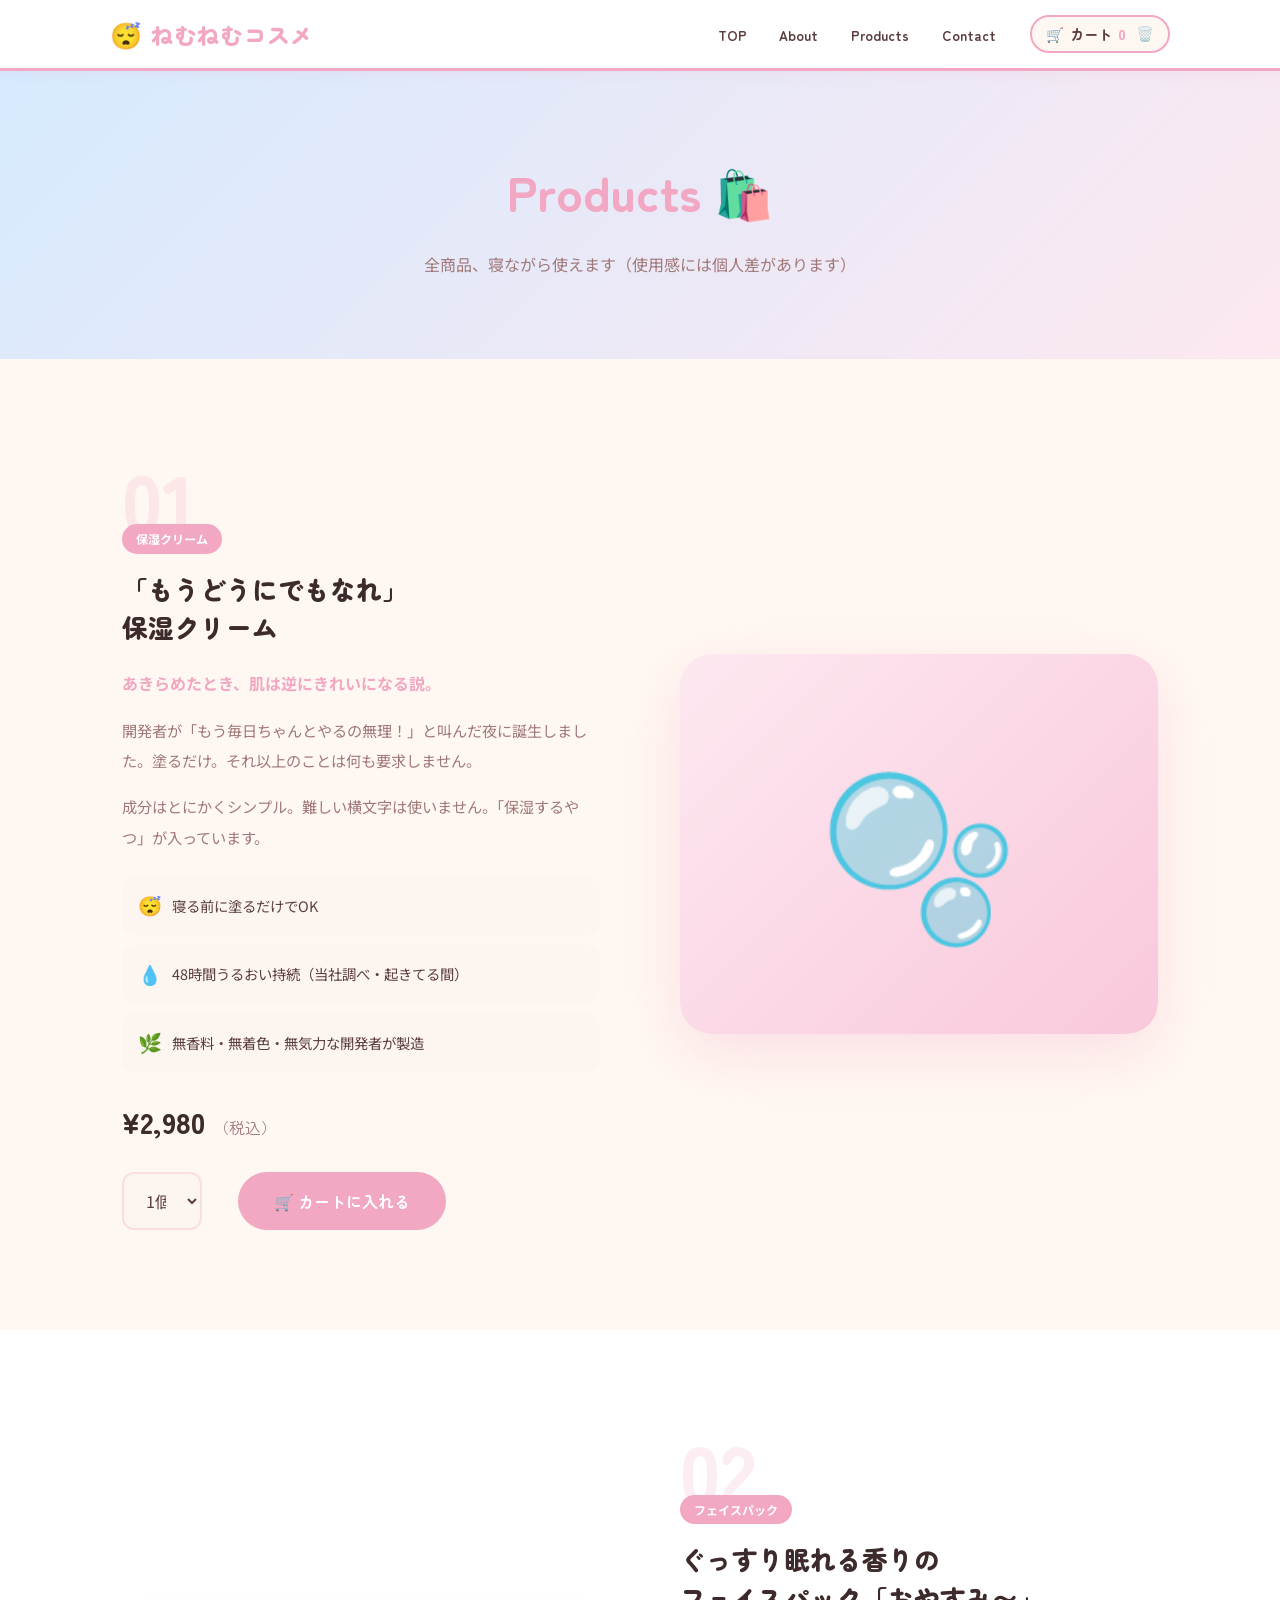
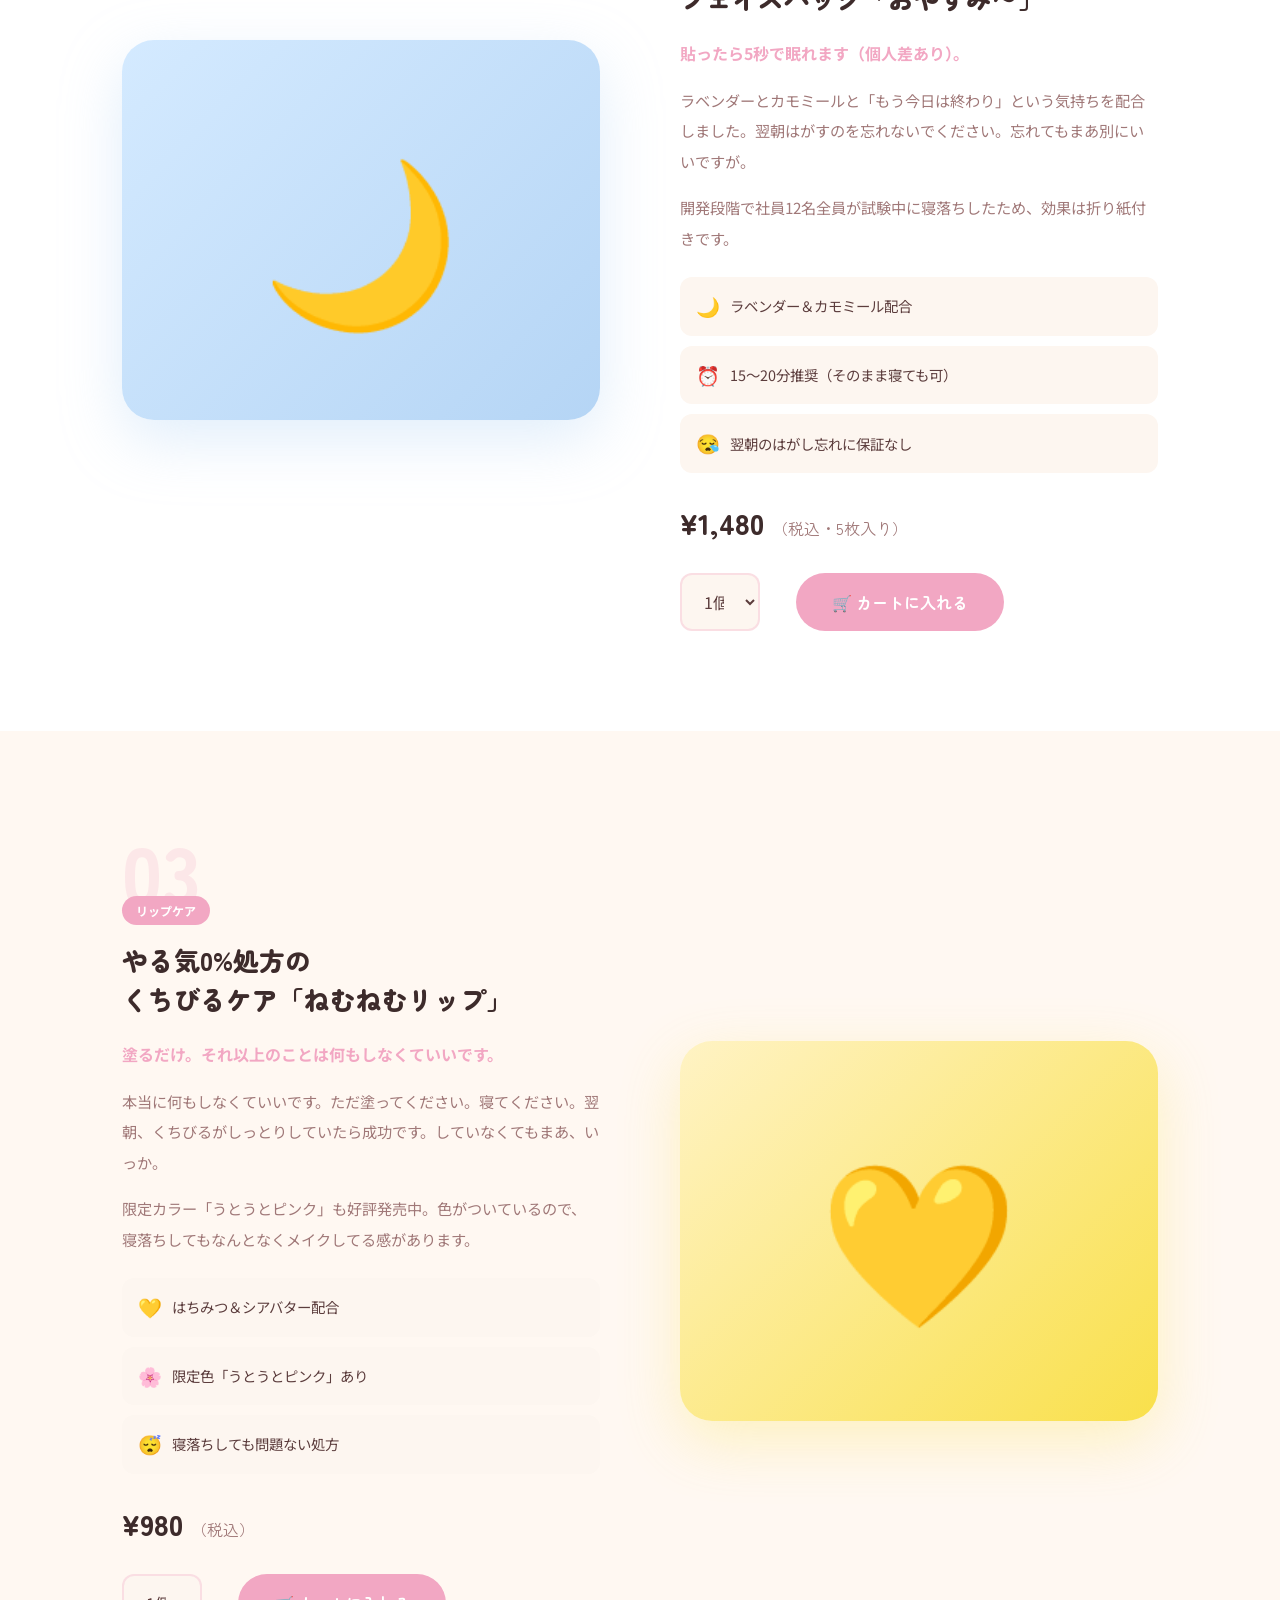
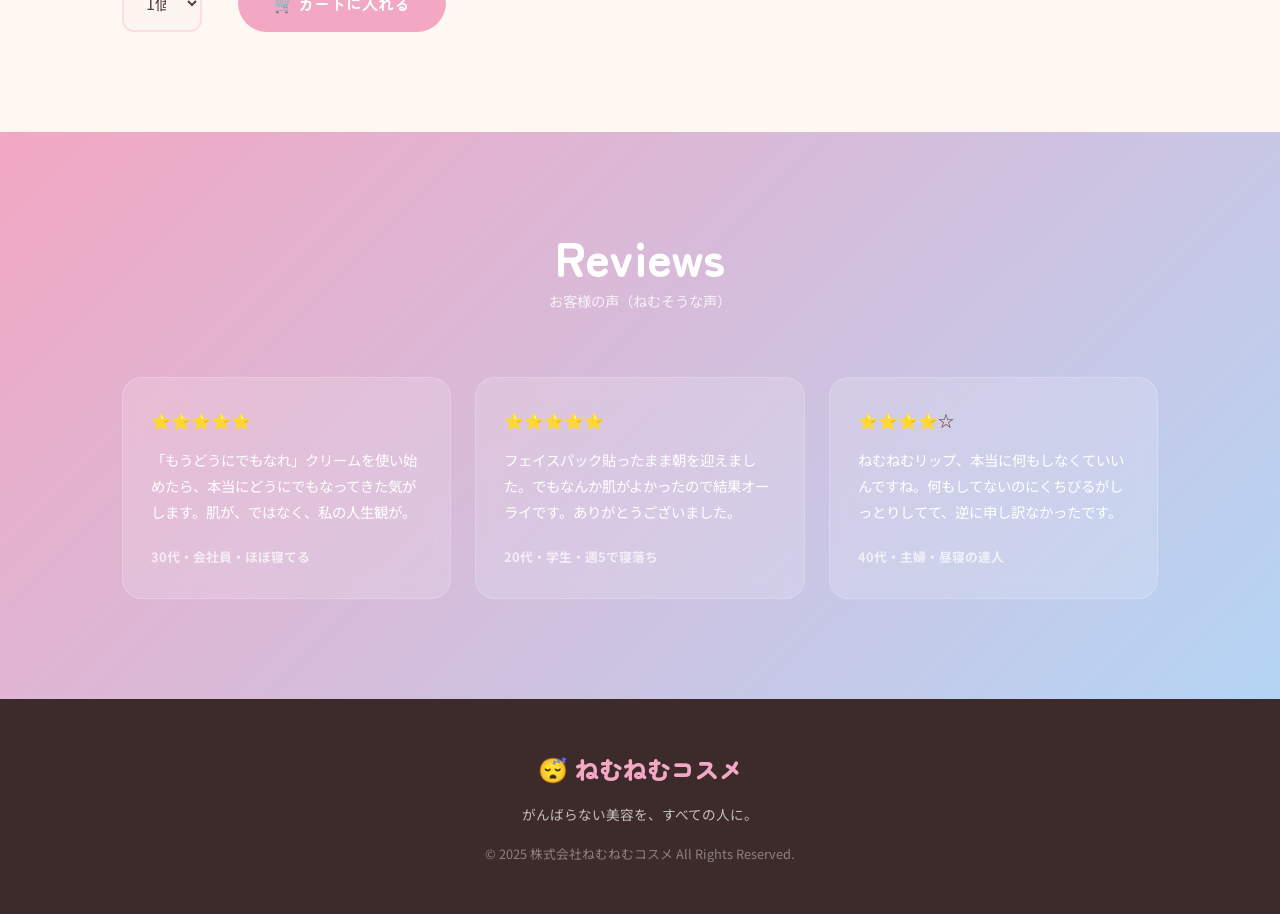
<file: Portfolio-01/works/nemunemucosmetics/products.html>
<!DOCTYPE html>
<html lang="ja">
<head>
  <meta charset="UTF-8">
  <meta name="viewport" content="width=device-width, initial-scale=1.0">
  <title>Products | 株式会社ねむねむコスメ</title>
  <link rel="preconnect" href="https://fonts.googleapis.com">
  <link rel="preconnect" href="https://fonts.gstatic.com" crossorigin>
  <link href="https://fonts.googleapis.com/css2?family=Zen+Maru+Gothic:wght@400;500;700;900&family=Noto+Sans+JP:wght@400;500;700&display=swap" rel="stylesheet">
  <link rel="stylesheet" href="./assets/css/style.css">
  <style>
    .page-hero {
      padding-top: 68px;
      background: linear-gradient(135deg, #d4eaff 0%, #fde8f0 100%);
      text-align: center;
      padding-bottom: 80px;
    }
    .page-hero-inner {
      max-width: 800px;
      margin: 0 auto;
      padding: 80px 32px 0;
    }
    .page-hero h1 {
      font-family: var(--font-title);
      font-weight: 900;
      font-size: 3rem;
      color: var(--color-primary);
      margin-bottom: 16px;
    }
    .page-hero p {
      color: var(--color-text-light);
    }

    /* ---- 商品詳細 ---- */
    .product-detail {
      padding: 100px 0;
    }
    .product-detail:nth-child(even) {
      background-color: var(--color-cream);
    }
    .product-detail:nth-child(odd) {
      background-color: var(--color-white);
    }

    .product-detail-inner {
      max-width: 1100px;
      margin: 0 auto;
      padding: 0 32px;
      display: grid;
      grid-template-columns: 1fr 1fr;
      gap: 80px;
      align-items: center;
    }

    .product-detail:nth-child(even) .product-detail-inner {
      direction: rtl;
    }
    .product-detail:nth-child(even) .product-detail-text {
      direction: ltr;
    }
    .product-detail:nth-child(even) .product-detail-visual {
      direction: ltr;
    }

    .product-detail-visual {
      border-radius: 32px;
      height: 380px;
      display: flex;
      align-items: center;
      justify-content: center;
      font-size: 10rem;
      position: relative;
      overflow: hidden;
    }

    .product-visual-1 {
      background: linear-gradient(135deg, #fde8f0 0%, #f9c8dc 100%);
      box-shadow: 0 20px 60px rgba(242,167,195,0.3);
    }
    .product-visual-2 {
      background: linear-gradient(135deg, #d4eaff 0%, #b5d5f5 100%);
      box-shadow: 0 20px 60px rgba(181,213,245,0.4);
    }
    .product-visual-3 {
      background: linear-gradient(135deg, #fff3c4 0%, #f9e04b 100%);
      box-shadow: 0 20px 60px rgba(249,224,75,0.3);
    }

    .product-emoji {
      animation: fuwa-slow 4s ease-in-out infinite;
    }

    .product-detail-text .product-number {
      font-family: var(--font-title);
      font-weight: 900;
      font-size: 5rem;
      color: rgba(242,167,195,0.2);
      line-height: 1;
      margin-bottom: -16px;
    }

    .product-detail-text .product-tag {
      display: inline-block;
      background-color: var(--color-primary);
      color: white;
      font-size: 0.75rem;
      font-weight: 700;
      padding: 4px 14px;
      border-radius: 20px;
      margin-bottom: 16px;
    }

    .product-detail-text h2 {
      font-family: var(--font-title);
      font-weight: 900;
      font-size: 1.6rem;
      color: var(--color-dark);
      margin-bottom: 20px;
      line-height: 1.5;
    }

    .product-detail-text .product-catch {
      font-size: 1rem;
      color: var(--color-primary);
      font-weight: 700;
      margin-bottom: 16px;
    }

    .product-detail-text p {
      color: var(--color-text-light);
      line-height: 2;
      margin-bottom: 16px;
      font-size: 0.95rem;
    }

    .product-points {
      margin: 24px 0;
      display: flex;
      flex-direction: column;
      gap: 10px;
    }

    .product-point {
      display: flex;
      align-items: center;
      gap: 10px;
      background-color: var(--color-bg);
      padding: 12px 16px;
      border-radius: 12px;
      font-size: 0.9rem;
      color: var(--color-text);
    }

    .product-point .point-icon {
      font-size: 1.2rem;
    }

    .product-price {
      font-family: var(--font-title);
      font-weight: 900;
      font-size: 1.8rem;
      color: var(--color-dark);
      margin: 24px 0;
    }

    .product-price span {
      font-size: 1rem;
      color: var(--color-text-light);
      font-weight: 400;
    }

    /* ---- 口コミ ---- */
    .reviews {
      background: linear-gradient(135deg, var(--color-primary) 0%, var(--color-secondary) 100%);
      padding: 100px 0;
    }

    .reviews .section-heading .en {
      color: var(--color-white);
    }

    .reviews .section-heading .ja {
      color: rgba(255,255,255,0.8);
    }

    .reviews-grid {
      display: grid;
      grid-template-columns: repeat(3, 1fr);
      gap: 24px;
    }

    .review-card {
      background-color: rgba(255,255,255,0.15);
      border: 1px solid rgba(255,255,255,0.2);
      border-radius: 20px;
      padding: 28px;
      backdrop-filter: blur(10px);
    }

    .review-stars {
      font-size: 1rem;
      margin-bottom: 12px;
    }

    .review-text {
      color: var(--color-white);
      font-size: 0.9rem;
      line-height: 1.8;
      margin-bottom: 16px;
    }

    .review-author {
      color: rgba(255,255,255,0.7);
      font-size: 0.8rem;
      font-weight: 700;
    }

    @media (max-width: 768px) {
      .page-hero h1 { font-size: 2.2rem; }
      .product-detail-inner {
        grid-template-columns: 1fr;
        gap: 40px;
        direction: ltr !important;
      }
      .product-detail-visual { height: 260px; font-size: 7rem; }
      .reviews-grid { grid-template-columns: 1fr; }
    }
  </style>
</head>
<body>

  <header class="site-header">
<div class="header-inner">
  <div class="site-logo">
    <span class="logo-emoji">😴</span>
    ねむねむコスメ
  </div>

  <!-- ハンバーガーボタン（スマホのみ表示） -->
  <button type="button" id="js-nemu-drawer-btn" class="nemu-menu-btn">
    <span class="nemu-menu-btn__bar"></span>
    <span class="nemu-menu-btn__bar"></span>
    <span class="nemu-menu-btn__bar"></span>
  </button>

  <!-- ナビ＋カート -->
  <div id="js-nemu-drawer" class="header-drawer">
    <nav class="global-nav">
      <ul>
        <li><a href="./index.html">TOP</a></li>
        <li><a href="./about.html">About</a></li>
        <li><a href="./products.html">Products</a></li>
        <li><a href="./contact.html">Contact</a></li>
      </ul>
    </nav>
    <div class="cart-icon-wrap">
      🛒 <span>カート</span><span id="js-cart-count" class="cart-count">0</span>
      <button type="button" id="js-cart-reset" class="cart-reset-btn">🗑️</button>
    </div>
  </div>
</div>  </header>

  <main>

    <section class="page-hero">
      <div class="page-hero-inner fade-up">
        <h1>Products 🛍️</h1>
        <p>全商品、寝ながら使えます（使用感には個人差があります）</p>
      </div>
    </section>

    <!-- 商品1 -->
    <section class="product-detail">
      <div class="product-detail-inner">
        <div class="product-detail-visual product-visual-1 fade-up">
          <span class="product-emoji">🫧</span>
        </div>
        <div class="product-detail-text fade-up">
          <div class="product-number">01</div>
          <span class="product-tag">保湿クリーム</span>
          <h2>「もうどうにでもなれ」<br>保湿クリーム</h2>
          <p class="product-catch">あきらめたとき、肌は逆にきれいになる説。</p>
          <p>開発者が「もう毎日ちゃんとやるの無理！」と叫んだ夜に誕生しました。塗るだけ。それ以上のことは何も要求しません。</p>
          <p>成分はとにかくシンプル。難しい横文字は使いません。「保湿するやつ」が入っています。</p>
          <div class="product-points">
            <div class="product-point"><span class="point-icon">😴</span>寝る前に塗るだけでOK</div>
            <div class="product-point"><span class="point-icon">💧</span>48時間うるおい持続（当社調べ・起きてる間）</div>
            <div class="product-point"><span class="point-icon">🌿</span>無香料・無着色・無気力な開発者が製造</div>
          </div>
          <div class="product-price">¥2,980 <span>（税込）</span></div>
           <div class="cart-wrap">
            <select name="" id="" class="cart-select">
              <option value="1">1個</option>
              <option value="2">2個</option>
              <option value="3">3個</option>
              <option value="4">4個</option>
              <option value="5">5個</option>
            </select>
            <button type="button" class="btn btn-primary cart-btn">🛒 カートに入れる</button>
          </div>
        </div>
      </div>
    </section>

    <!-- 商品2 -->
    <section class="product-detail">
      <div class="product-detail-inner">
        <div class="product-detail-visual product-visual-2 fade-up">
          <span class="product-emoji">🌙</span>
        </div>
        <div class="product-detail-text fade-up">
          <div class="product-number">02</div>
          <span class="product-tag">フェイスパック</span>
          <h2>ぐっすり眠れる香りの<br>フェイスパック「おやすみ〜」</h2>
          <p class="product-catch">貼ったら5秒で眠れます（個人差あり）。</p>
          <p>ラベンダーとカモミールと「もう今日は終わり」という気持ちを配合しました。翌朝はがすのを忘れないでください。忘れてもまあ別にいいですが。</p>
          <p>開発段階で社員12名全員が試験中に寝落ちしたため、効果は折り紙付きです。</p>
          <div class="product-points">
            <div class="product-point"><span class="point-icon">🌙</span>ラベンダー＆カモミール配合</div>
            <div class="product-point"><span class="point-icon">⏰</span>15〜20分推奨（そのまま寝ても可）</div>
            <div class="product-point"><span class="point-icon">😪</span>翌朝のはがし忘れに保証なし</div>
          </div>
          <div class="product-price">¥1,480 <span>（税込・5枚入り）</span></div>
           <div class="cart-wrap">
            <select name="" id="" class="cart-select">
              <option value="1">1個</option>
              <option value="2">2個</option>
              <option value="3">3個</option>
              <option value="4">4個</option>
              <option value="5">5個</option>
            </select>
            <button type="button" class="btn btn-primary cart-btn">🛒 カートに入れる</button>
          </div>
        </div>
      </div>
    </section>

    <!-- 商品3 -->
    <section class="product-detail">
      <div class="product-detail-inner">
        <div class="product-detail-visual product-visual-3 fade-up">
          <span class="product-emoji">💛</span>
        </div>
        <div class="product-detail-text fade-up">
          <div class="product-number">03</div>
          <span class="product-tag">リップケア</span>
          <h2>やる気0%処方の<br>くちびるケア「ねむねむリップ」</h2>
          <p class="product-catch">塗るだけ。それ以上のことは何もしなくていいです。</p>
          <p>本当に何もしなくていいです。ただ塗ってください。寝てください。翌朝、くちびるがしっとりしていたら成功です。していなくてもまあ、いっか。</p>
          <p>限定カラー「うとうとピンク」も好評発売中。色がついているので、寝落ちしてもなんとなくメイクしてる感があります。</p>
          <div class="product-points">
            <div class="product-point"><span class="point-icon">💛</span>はちみつ＆シアバター配合</div>
            <div class="product-point"><span class="point-icon">🌸</span>限定色「うとうとピンク」あり</div>
            <div class="product-point"><span class="point-icon">😴</span>寝落ちしても問題ない処方</div>
          </div>
          <div class="product-price">¥980 <span>（税込）</span></div>
          <div class="cart-wrap">
            <select name="" id="" class="cart-select">
              <option value="1">1個</option>
              <option value="2">2個</option>
              <option value="3">3個</option>
              <option value="4">4個</option>
              <option value="5">5個</option>
            </select>
            <button type="button" class="btn btn-primary cart-btn">🛒 カートに入れる</button>
          </div>
        </div>
      </div>
    </section>

    <!-- 口コミ -->
    <section class="section reviews">
      <div class="section-inner">
        <div class="section-heading fade-up">
          <span class="en">Reviews</span>
          <span class="ja">お客様の声（ねむそうな声）</span>
        </div>
        <div class="reviews-grid">
          <div class="review-card fade-up">
            <div class="review-stars">⭐⭐⭐⭐⭐</div>
            <p class="review-text">「もうどうにでもなれ」クリームを使い始めたら、本当にどうにでもなってきた気がします。肌が、ではなく、私の人生観が。</p>
            <span class="review-author">30代・会社員・ほぼ寝てる</span>
          </div>
          <div class="review-card fade-up">
            <div class="review-stars">⭐⭐⭐⭐⭐</div>
            <p class="review-text">フェイスパック貼ったまま朝を迎えました。でもなんか肌がよかったので結果オーライです。ありがとうございました。</p>
            <span class="review-author">20代・学生・週5で寝落ち</span>
          </div>
          <div class="review-card fade-up">
            <div class="review-stars">⭐⭐⭐⭐☆</div>
            <p class="review-text">ねむねむリップ、本当に何もしなくていいんですね。何もしてないのにくちびるがしっとりしてて、逆に申し訳なかったです。</p>
            <span class="review-author">40代・主婦・昼寝の達人</span>
          </div>
        </div>
      </div>
    </section>

  </main>

  <footer class="site-footer">
    <div class="footer-logo">😴 ねむねむコスメ</div>
    <p>がんばらない美容を、すべての人に。</p>
    <p class="footer-copy">© 2025 株式会社ねむねむコスメ All Rights Reserved.</p>
  </footer>

  <script src="./assets/js/main.js" defer></script>
</body>
</html>
</file>
<file: Portfolio-01/works/nemunemucosmetics/assets/css/style.css>
@charset "UTF-8";

/* @importは必ず一番上に記述します */
@import url('https://fonts.googleapis.com/css2?family=Zen+Maru+Gothic:wght@400;500;700;900&family=Noto+Sans+JP:wght@400;500;700&display=swap');

/* ---- 変数 ---- */
:root {
  --color-bg: #fdf6f0;
  --color-primary: #f2a7c3;
  --color-secondary: #b5d5f5;
  --color-accent: #f9e04b;
  --color-dark: #3d2b2b;
  --color-text: #5c3d3d;
  --color-text-light: #a07878;
  --color-white: #ffffff;
  --color-cream: #fff8f2;
  --font-title: "Zen Maru Gothic", sans-serif;
  --font-body: "Noto Sans JP", sans-serif;
}

/* ---- リセット ---- */
* {
  margin: 0;
  padding: 0;
  box-sizing: border-box;
}

html {
  scroll-behavior: smooth;
}

body {
  font-family: var(--font-body);
  background-color: var(--color-bg);
  color: var(--color-text);
  line-height: 1.8;
  overflow-x: hidden;
}

img {
  max-width: 100%;
  height: auto;
  vertical-align: middle;
}

ul { list-style: none; }

a {
  text-decoration: none;
  color: inherit;
  transition: opacity 0.3s;
}

a:hover { opacity: 0.75; }

/* ---- 共通ヘッダー ---- */
.site-header {
  position: fixed;
  top: 0;
  left: 0;
  width: 100%;
  z-index: 100;
  background-color: var(--color-white);
  border-bottom: 3px solid var(--color-primary);
  box-shadow: 0 2px 12px rgba(242,167,195,0.15);
}

.header-inner {
  max-width: 1100px;
  margin: 0 auto;
  padding: 0 20px;
  height: 68px;
  display: flex;
  align-items: center;
  justify-content: space-between;
  gap: 16px;
}

/* ---- ロゴ ---- */
.site-logo {
  font-family: var(--font-title);
  font-weight: 900;
  font-size: 1.1rem;
  color: var(--color-primary);
  letter-spacing: 0.05em;
  display: flex;
  align-items: center;
  gap: 8px;
  white-space: nowrap;
  z-index: 200;

  @media (768px <= width) {
    font-size: 1.4rem;
  }
}

.site-logo .logo-emoji {
  font-size: 1.6rem;
}

/* ---- ハンバーガーボタン ---- */
.nemu-menu-btn {
  display: flex;
  flex-direction: column;
  align-items: center;
  gap: 6px;               /* ← space-between から gap に変更 */
  width: 30px;
  background: none;
  border: none;
  cursor: pointer;
  z-index: 200;
  flex-shrink: 0;
  padding: 0;             /* ← ブラウザのデフォルトpaddingをリセット */

  @media (768px <= width) {
    display: none;
  }
}

.nemu-menu-btn__bar {
  width: 100%;
  height: 3px;            /* ← 3本とも同じ高さ */
  background-color: var(--color-primary);
  border-radius: 2px;
  transition: rotate 0.4s ease, translate 0.4s ease, opacity 0.4s ease;
  flex-shrink: 0;         /* ← バーが縮まないように */
}

/* × アニメーション */
.nemu-menu-btn.is-open .nemu-menu-btn__bar:first-child {
  rotate: 135deg;
  translate: 0 9px;       /* 3px（バー）+ 6px（gap）= 9px */
}

.nemu-menu-btn.is-open .nemu-menu-btn__bar:nth-child(2) {
  rotate: 90deg;
  opacity: 0;
}

.nemu-menu-btn.is-open .nemu-menu-btn__bar:last-child {
  rotate: -135deg;
  translate: 0 -9px;      /* 同じく 9px */
}
/* ---- ドロワー（ナビ＋カート） ---- */
.header-drawer {
  position: fixed;
  top: 0;
  left: 0;
  width: 100%;
  height: 100vh;
  background-color: var(--color-white);
  display: flex;
  flex-direction: column;
  justify-content: center;
  align-items: center;
  gap: 32px;
  z-index: 100;
  opacity: 0;
  pointer-events: none;
  transition: opacity 0.4s ease;

  @media (768px <= width) {
    position: static;
    width: auto;
    height: auto;
    flex-direction: row;
    gap: 24px;
    opacity: 1;
    pointer-events: auto;
    background-color: transparent;
  }
}

.header-drawer.is-open {
  opacity: 1;
  pointer-events: auto;
}

/* ---- グローバルナビ ---- */
.global-nav ul {
  display: flex;
  flex-direction: column;
  align-items: center;
  gap: 1.5rem;

  @media (768px <= width) {
    flex-direction: row;
    gap: 0.8rem;
  }
}

.global-nav a {
  font-family: var(--font-title);
  font-weight: 700;
  color: var(--color-text);
  border-radius: 20px;
  white-space: nowrap;
  transition: background-color 0.3s, color 0.3s;
  font-size: 1.2rem;
  padding: 8px 24px;

  @media (768px <= width) {
    font-size: 0.85rem;
    padding: 6px 10px;
  }
}

.global-nav a:hover {
  background-color: var(--color-primary);
  color: var(--color-white);
  opacity: 1;
}

.global-nav a.active {
  background-color: var(--color-primary);
  color: var(--color-white);
}

/* ---- カートアイコン ---- */
.cart-icon-wrap {
  display: flex;
  align-items: center;
  gap: 6px;
  background-color: var(--color-cream);
  border: 2px solid var(--color-primary);
  border-radius: 20px;
  padding: 4px 14px;
  font-family: var(--font-title);
  font-weight: 700;
  font-size: 0.9rem;
  color: var(--color-text);
  flex-shrink: 0;
  white-space: nowrap;
}

.cart-count {
  color: var(--color-primary);
  font-weight: 900;
  
}

.cart-reset-btn {
  background: none;
  border: none;
  cursor: pointer;
  font-size: 0.9rem;
  padding: 0 0 0 4px;
  line-height: 1;
  opacity: 0.5;
  transition: opacity 0.2s, transform 0.2s;
}

.cart-reset-btn:hover {
  opacity: 1;
  transform: scale(1.2);
}

/* ---- 共通フッター ---- */
.site-footer {
  background-color: var(--color-dark);
  color: rgba(255,255,255,0.7);
  text-align: center;
  padding: 48px 32px;
  font-size: 0.85rem;
}

.site-footer .footer-logo {
  font-family: var(--font-title);
  font-weight: 900;
  font-size: 1.5rem;
  color: var(--color-primary);
  margin-bottom: 12px;
}

.site-footer .footer-copy {
  margin-top: 16px;
  font-size: 0.8rem;
  color: rgba(255,255,255,0.4);
}

/* ---- 共通：セクション ---- */
.section {
  padding: 64px 0;

  @media (768px <= width) {
    padding: 100px 0;
  }
}

.section-inner {
  max-width: 1100px;
  margin: 0 auto;
  padding: 0 32px;
}

.section-heading {
  text-align: center;
  margin-bottom: 64px;
}

.section-heading .en {
  font-family: var(--font-title);
  font-size: 2.2rem;
  font-weight: 900;
  color: var(--color-primary);
  display: block;
  line-height: 1;

  @media (768px <= width) {
    font-size: 3rem;
  }
}

.section-heading .ja {
  font-size: 0.9rem;
  color: var(--color-text-light);
  margin-top: 8px;
  display: block;
}

/* ---- 共通：ボタン ---- */
.btn {
  display: inline-block;
  padding: 14px 36px;
  border-radius: 50px;
  font-family: var(--font-title);
  font-weight: 700;
  font-size: 1rem;
  cursor: pointer;
  border: none;
  transition: transform 0.2s, box-shadow 0.2s;
}

.btn:hover {
  transform: translateY(-3px);
  box-shadow: 0 8px 20px rgba(0,0,0,0.12);
  opacity: 1;
}

.btn-primary {
  background-color: var(--color-primary);
  color: var(--color-white);
}

.btn-outline {
  background-color: transparent;
  color: var(--color-primary);
  border: 2px solid var(--color-primary);
}

/* ---- カート（商品ページ用） ---- */
.cart-wrap {
  display: flex;
  gap: 16px;

  @media (768px <= width) {
    gap: 36px;
  }
}

.cart-select {
  width: 5em;
  padding: 14px 18px;
  border: 2px solid rgba(242,167,195,0.3);
  border-radius: 12px;
  font-family: var(--font-body);
  font-size: 1rem;
  color: var(--color-text);
  background-color: var(--color-bg);
  outline: none;
  transition: border-color 0.3s, background-color 0.3s;
}

.cart-select:focus {
  border-color: var(--color-primary);
  background-color: var(--color-white);
}

/* ---- ふわふわアニメーション ---- */
@keyframes fuwa {
  0%, 100% { transform: translateY(0); }
  50% { transform: translateY(-10px); }
}

@keyframes fuwa-slow {
  0%, 100% { transform: translateY(0) rotate(-2deg); }
  50% { transform: translateY(-14px) rotate(2deg); }
}

/* ---- スクロールアニメーション ---- */
.fade-up {
  opacity: 0;
  transform: translateY(30px);
  transition: opacity 0.7s ease, transform 0.7s ease;
}

.fade-up.is-visible {
  opacity: 1;
  transform: translateY(0);
}
</file>
